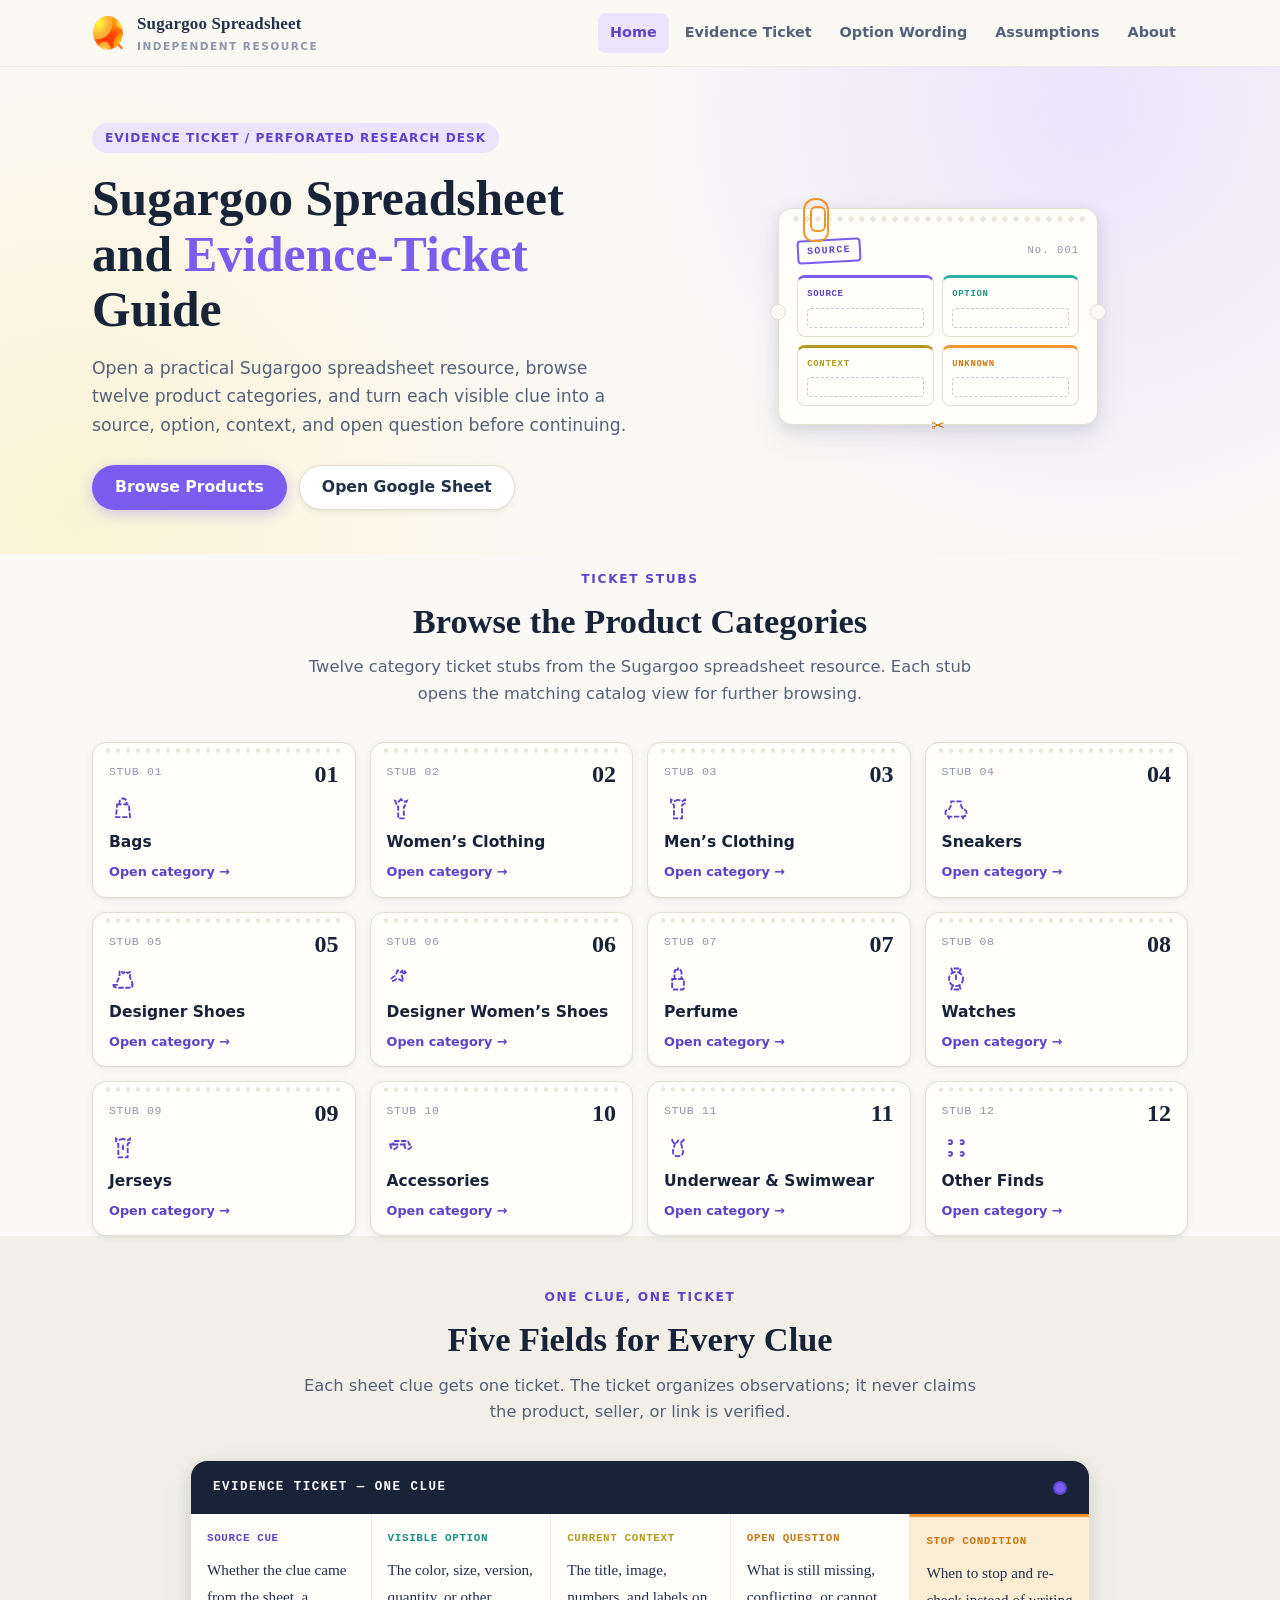
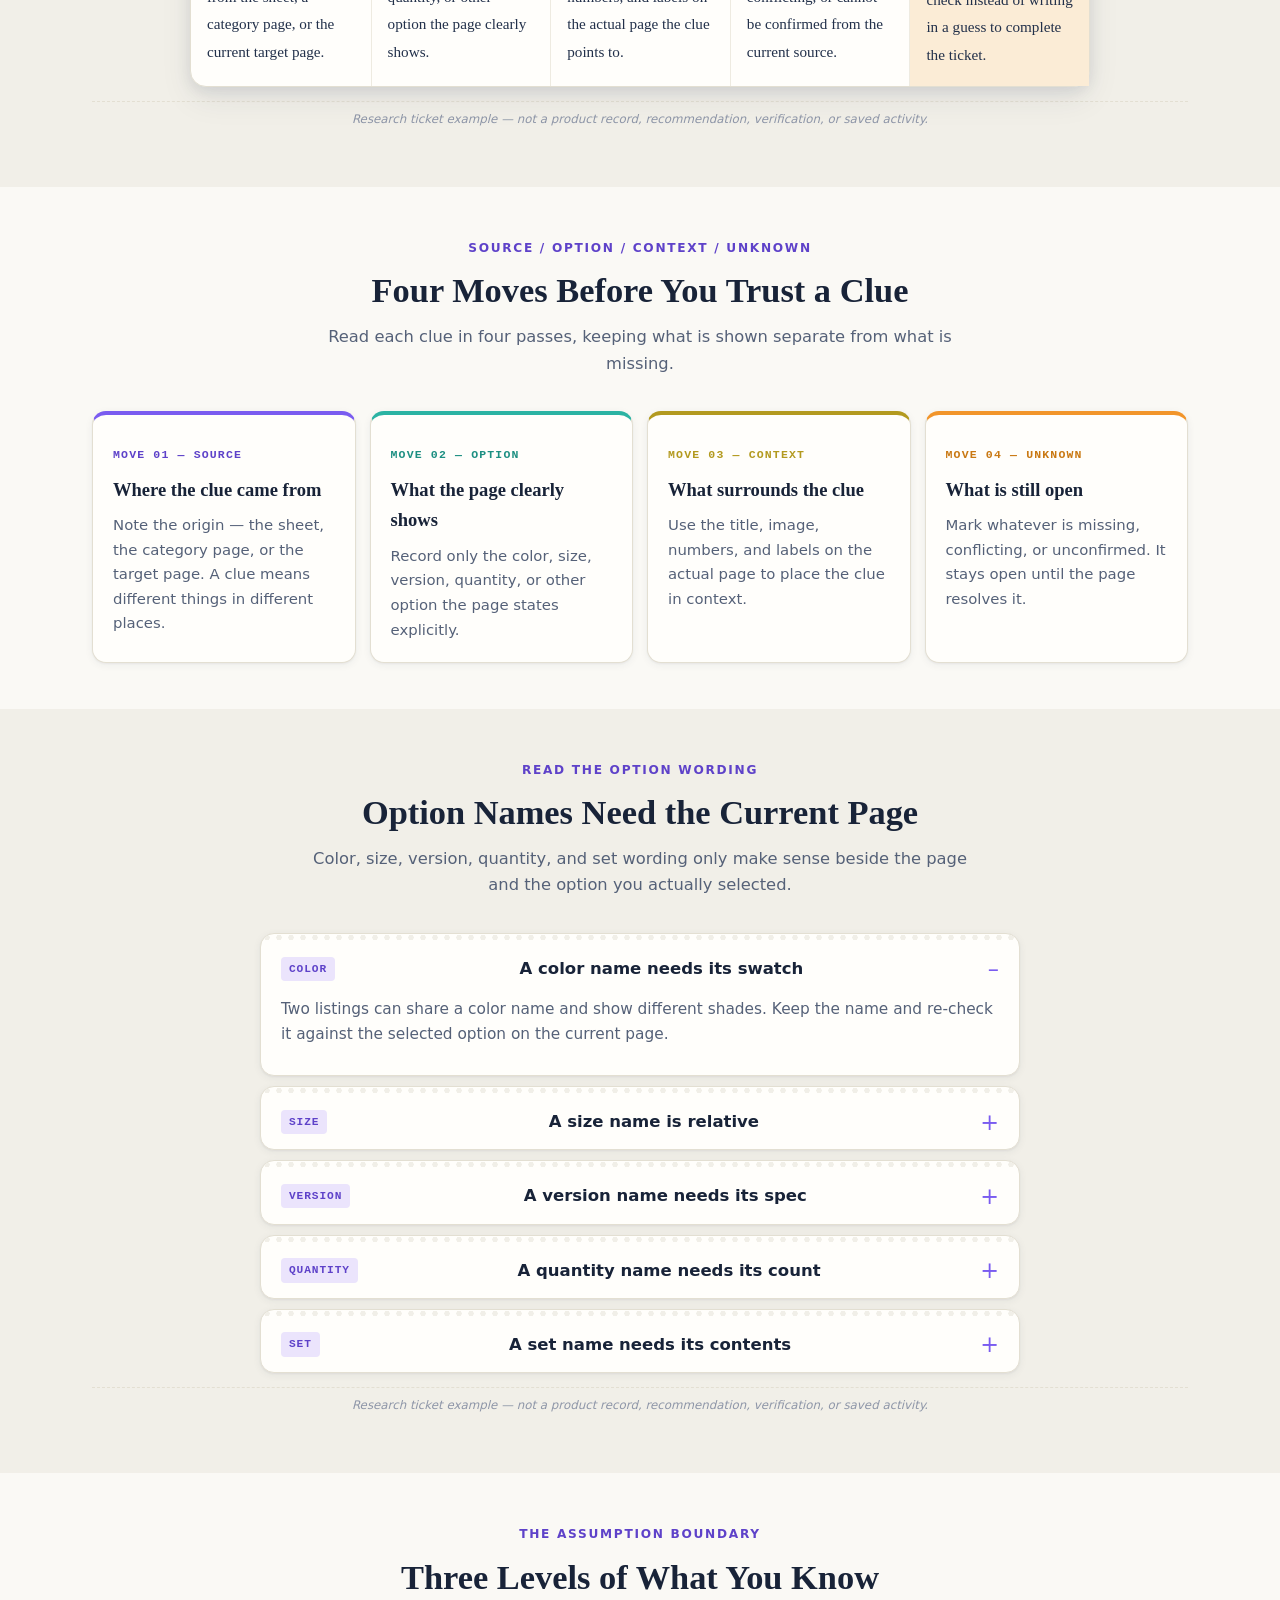
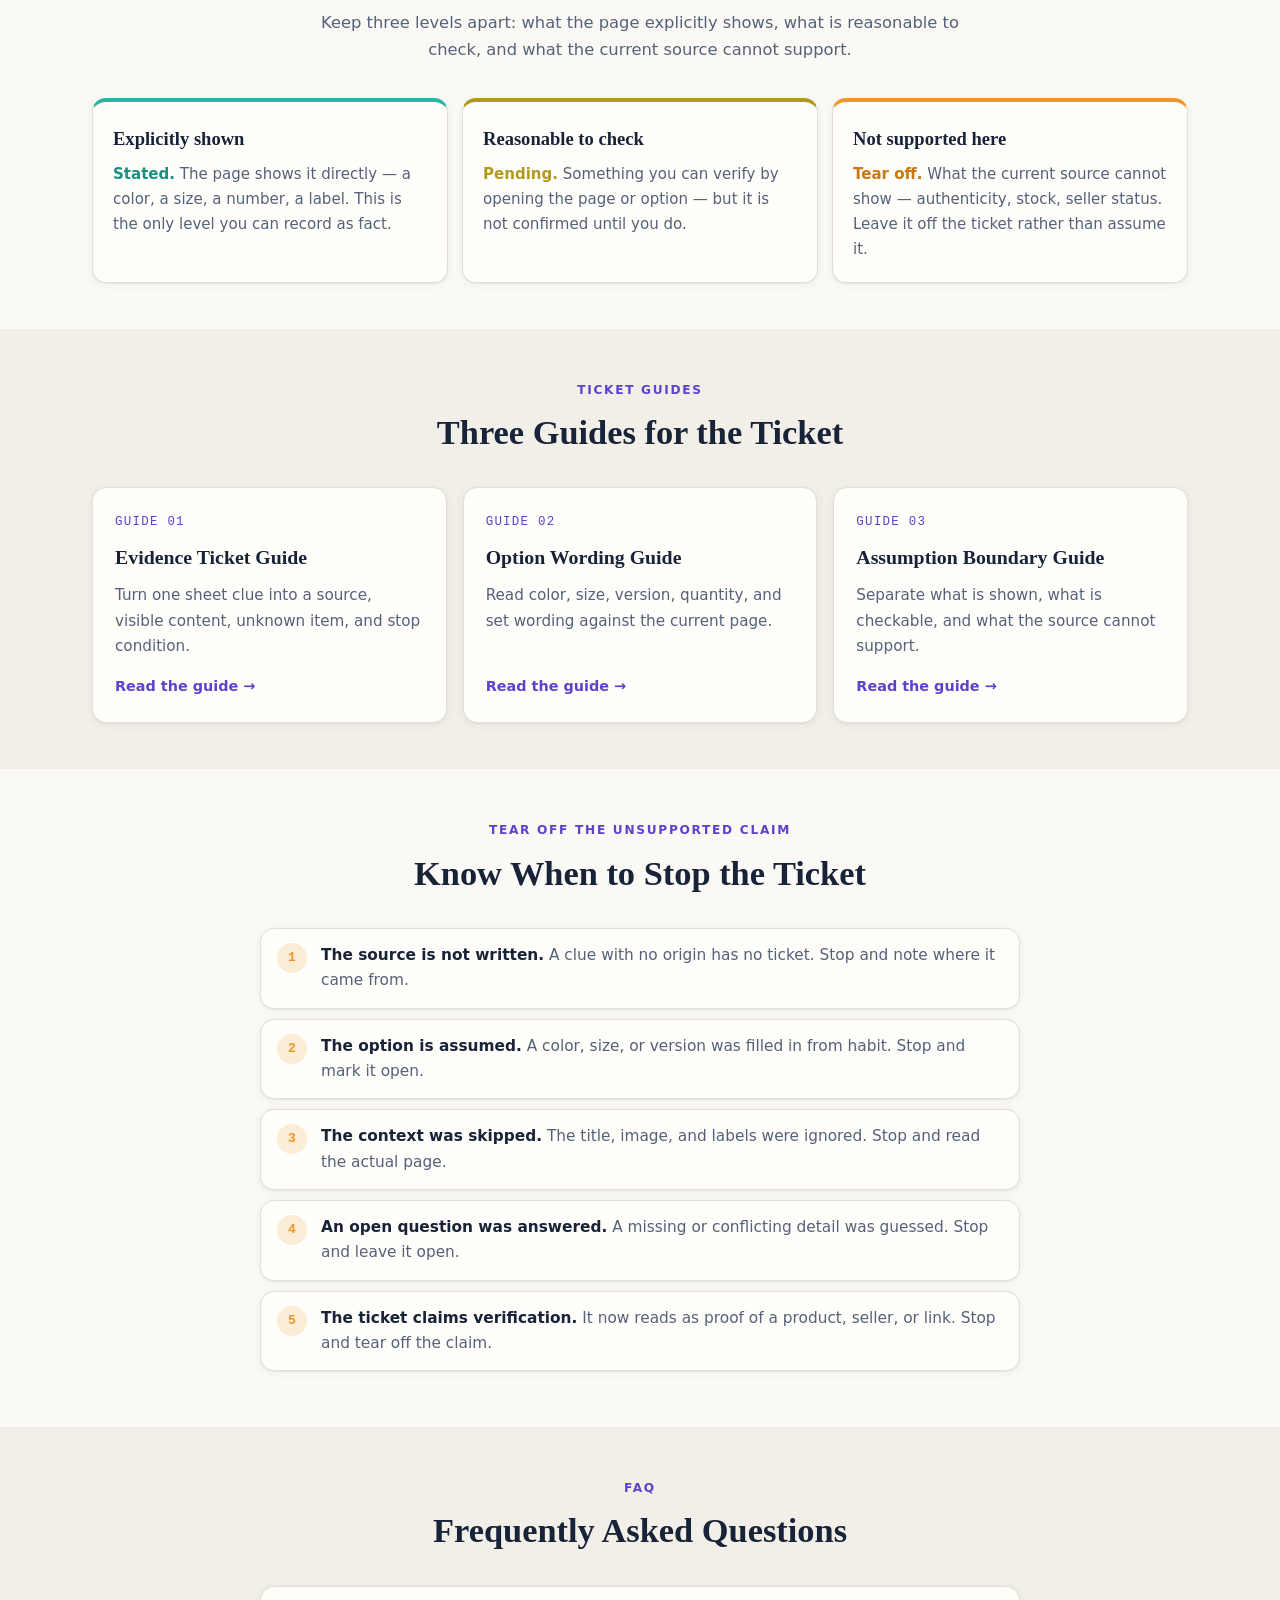
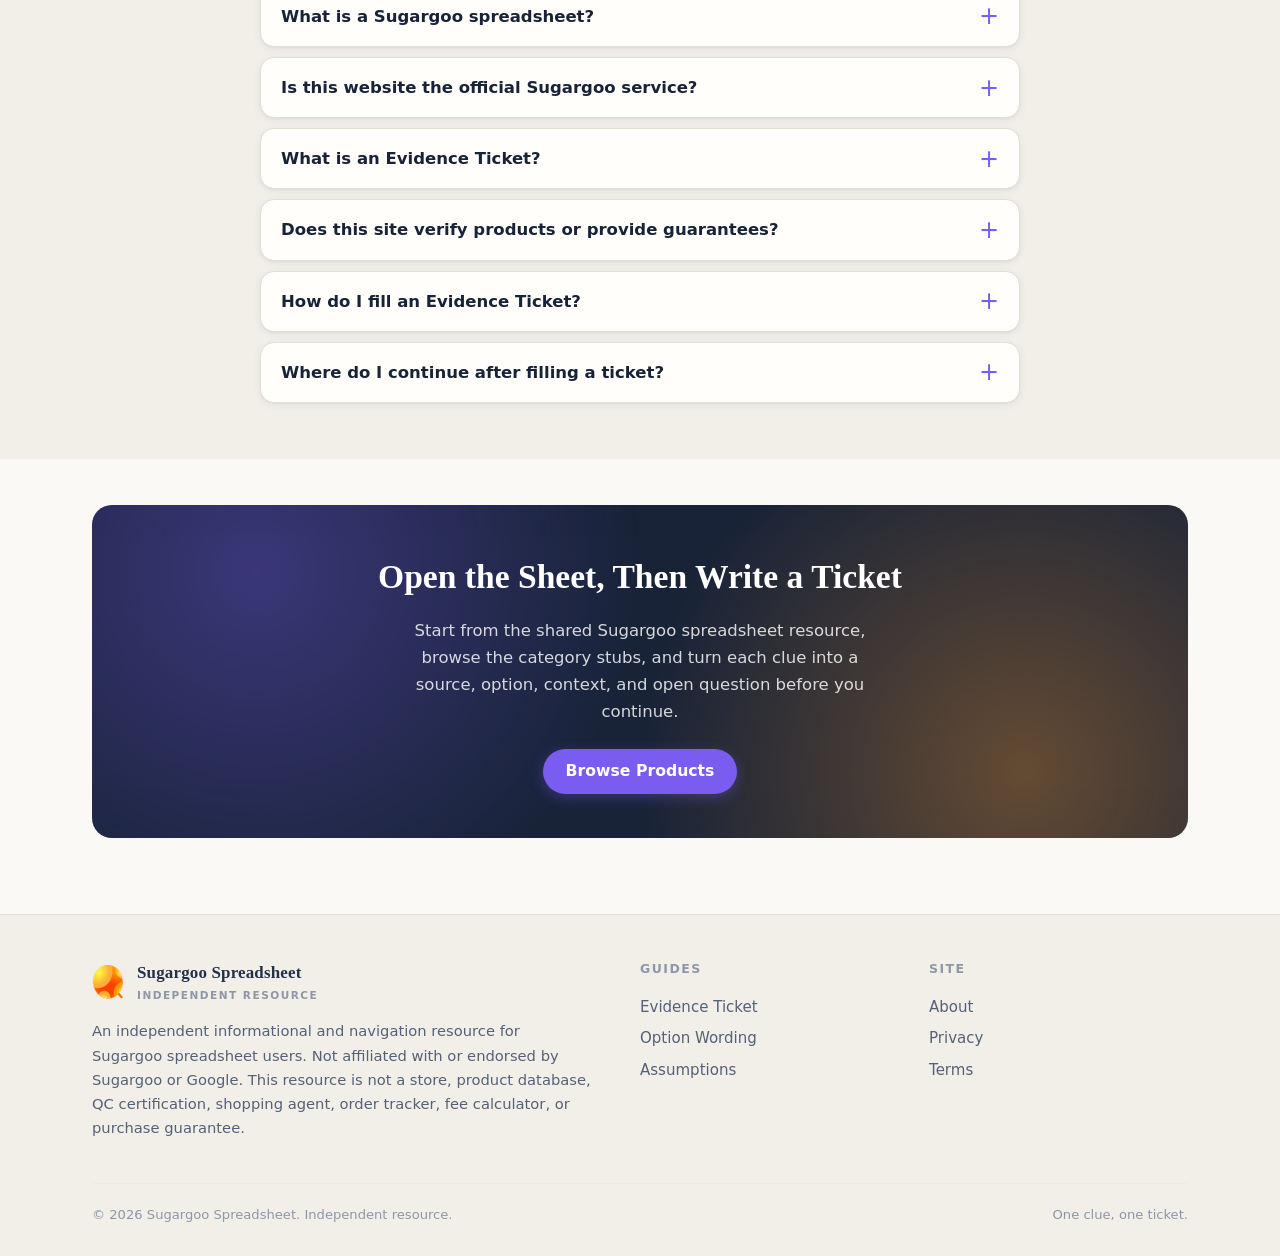
<file: index.html>
<!DOCTYPE html>
<html lang="en">
<head>
  <meta charset="UTF-8">
  <meta name="viewport" content="width=device-width, initial-scale=1.0">
  <script charset="UTF-8" id="LA_COLLECT" src="//sdk.51.la/js-sdk-pro.min.js"></script>
  <script>LA.init({id:"3R7KyZ6nqq0NWQsc",ck:"3R7KyZ6nqq0NWQsc"})</script>
  <meta name="google-site-verification" content="XJH5bWyu3Ub_fdbfXnCgktieLxeAN7sLbtjSL6n2SaM" />
  <title>Sugargoo Spreadsheet &amp; Evidence-Ticket Guide | Independent</title>
  <meta name="description" content="Open a practical Sugargoo spreadsheet resource, browse categories, and turn each clue into a source, option, context, and open question.">
  <link rel="canonical" href="https://repglide.github.io/sugargoo-spreadsheet/">
  <link rel="icon" type="image/png" href="./assets/images/favicon.png">
  <link rel="stylesheet" href="./assets/css/styles.css">

  <!-- Open Graph / Twitter -->
  <meta property="og:type" content="website">
  <meta property="og:url" content="https://repglide.github.io/sugargoo-spreadsheet/">
  <meta property="og:title" content="Sugargoo Spreadsheet &amp; Evidence-Ticket Guide | Independent">
  <meta property="og:description" content="Open a practical Sugargoo spreadsheet resource, browse categories, and turn each clue into a source, option, context, and open question.">
  <meta name="twitter:card" content="summary">
  <meta name="twitter:title" content="Sugargoo Spreadsheet &amp; Evidence-Ticket Guide | Independent">
  <meta name="twitter:description" content="Open a practical Sugargoo spreadsheet resource, browse categories, and turn each clue into a source, option, context, and open question.">

  <!-- JSON-LD Structured Data -->
  <script type="application/ld+json">
  {
    "@context": "https://schema.org",
    "@graph": [
      {
        "@type": "WebSite",
        "@id": "https://repglide.github.io/sugargoo-spreadsheet/#website",
        "url": "https://repglide.github.io/sugargoo-spreadsheet/",
        "name": "Sugargoo Spreadsheet & Evidence-Ticket Guide",
        "description": "Independent directory and informational guide for Sugargoo spreadsheet users, built around an Evidence Ticket method that turns each visible clue into a source, option, context, open question, and stop condition before continuing."
      },
      {
        "@type": "WebPage",
        "@id": "https://repglide.github.io/sugargoo-spreadsheet/#webpage",
        "url": "https://repglide.github.io/sugargoo-spreadsheet/",
        "name": "Sugargoo Spreadsheet and Evidence-Ticket Guide",
        "isPartOf": { "@id": "https://repglide.github.io/sugargoo-spreadsheet/#website" },
        "description": "Open a practical Sugargoo spreadsheet resource, browse categories, and turn each clue into a source, option, context, and open question."
      },
      {
        "@type": "FAQPage",
        "mainEntity": [
          {
            "@type": "Question",
            "name": "What is a Sugargoo spreadsheet?",
            "acceptedAnswer": {
              "@type": "Answer",
              "text": "A Sugargoo spreadsheet is a shared document that compiles listing references, category groupings, and product links formatted for use with agent shopping services. It is a reference to research, not an official, live, or complete product catalog."
            }
          },
          {
            "@type": "Question",
            "name": "Is this website the official Sugargoo service?",
            "acceptedAnswer": {
              "@type": "Answer",
              "text": "No. This website is an independent informational and navigation resource. It is not affiliated with, endorsed by, or operated by Sugargoo or Google."
            }
          },
          {
            "@type": "Question",
            "name": "What is an Evidence Ticket?",
            "acceptedAnswer": {
              "@type": "Answer",
              "text": "An Evidence Ticket is a short research note for one clue. It records the source cue, the visible option, the current context, the open question, and a stop condition, so observations stay organized instead of turning into guesses."
            }
          },
          {
            "@type": "Question",
            "name": "Does this site verify products or provide guarantees?",
            "acceptedAnswer": {
              "@type": "Answer",
              "text": "No. This resource does not verify products, sellers, or links, and provides no purchase guarantee. A ticket only organizes observations; it is not a store, a product database, a QC certification, a shopping agent, an order tracker, or a fee calculator."
            }
          },
          {
            "@type": "Question",
            "name": "How do I fill an Evidence Ticket?",
            "acceptedAnswer": {
              "@type": "Answer",
              "text": "For one clue, record the source cue (where it came from), the visible option (what the page shows), the current context (title, image, numbers, labels), the open question (what is missing or conflicting), and a stop condition (when to stop instead of guessing)."
            }
          },
          {
            "@type": "Question",
            "name": "Where do I continue after filling a ticket?",
            "acceptedAnswer": {
              "@type": "Answer",
              "text": "After you have organized the clue into a ticket and re-checked the destination page, you can continue through an agent shopping service to submit the item. This website is a navigation resource and does not process orders itself."
            }
          }
        ]
      }
    ]
  }
  </script>
</head>
<body>
  <a href="#main-content" class="skip-link">Skip to main content</a>

  <!-- Header -->
  <header class="site-header">
    <div class="container header-inner">
      <a href="./index.html" class="brand" aria-label="Sugargoo Spreadsheet Home">
        <img src="./assets/images/logo.png" alt="Sugargoo logo" width="34" height="34">
        <span class="brand-name">Sugargoo Spreadsheet<small>Independent Resource</small></span>
      </a>
      <button class="mobile-nav-toggle" aria-expanded="false" aria-label="Toggle navigation menu">
        <svg viewBox="0 0 24 24" fill="none" stroke="currentColor" stroke-width="2" width="22" height="22"><line x1="3" y1="6" x2="21" y2="6"></line><line x1="3" y1="12" x2="21" y2="12"></line><line x1="3" y1="18" x2="21" y2="18"></line></svg>
      </button>
      <nav class="main-nav" aria-label="Primary Navigation">
        <ul>
          <li><a href="./index.html" class="active">Home</a></li>
          <li><a href="./evidence-ticket-guide/">Evidence Ticket</a></li>
          <li><a href="./option-wording-guide/">Option Wording</a></li>
          <li><a href="./assumption-boundary-guide/">Assumptions</a></li>
          <li><a href="./about/">About</a></li>
        </ul>
      </nav>
    </div>
  </header>

  <main id="main-content">
    <!-- Hero -->
    <section class="hero-section">
      <div class="container hero-grid">
        <div>
          <span class="hero-badge">Evidence Ticket / Perforated Research Desk</span>
          <h1 class="hero-title">Sugargoo Spreadsheet and <em>Evidence-Ticket</em> Guide</h1>
          <p class="hero-description">Open a practical Sugargoo spreadsheet resource, browse twelve product categories, and turn each visible clue into a source, option, context, and open question before continuing.</p>
          <div class="hero-actions">
            <a href="https://repglide.com/?agent=sugargoo" class="btn btn-primary" target="_blank" rel="nofollow noopener">Browse Products</a>
            <a href="https://docs.google.com/spreadsheets/d/1v0_Hz8hw5cmjsNpGpLPuvMrbXmONtf5V/edit?usp=sharing&amp;ouid=102900013243329745539&amp;rtpof=true&amp;sd=true" class="btn btn-secondary" target="_blank" rel="noopener">Open Google Sheet</a>
          </div>
        </div>
        <div class="hero-visual" aria-hidden="true">
          <div class="ticket">
            <span class="desk-clip"></span>
            <span class="notch nl"></span>
            <span class="notch nr"></span>
            <div class="ticket-head">
              <span class="source-stamp">Source</span>
              <span class="ticket-num">No. 001</span>
            </div>
            <div class="ticket-sections">
              <div class="ticket-sec ts-source">
                <span class="ts-label">Source</span>
                <span class="blank-field"></span>
              </div>
              <div class="ticket-sec ts-option">
                <span class="ts-label">Option</span>
                <span class="blank-field"></span>
              </div>
              <div class="ticket-sec ts-context">
                <span class="ts-label">Context</span>
                <span class="blank-field"></span>
              </div>
              <div class="ticket-sec ts-unknown">
                <span class="ts-label">Unknown</span>
                <span class="blank-field"></span>
              </div>
            </div>
            <span class="tear-marker" aria-hidden="true">✂</span>
          </div>
        </div>
      </div>
    </section>

    <!-- Product Categories (immediately after Hero) -->
    <section class="categories-section" id="categories" aria-labelledby="cat-heading">
      <div class="container">
        <div class="section-header">
          <span class="eyebrow">Ticket Stubs</span>
          <h2 class="section-title" id="cat-heading">Browse the Product Categories</h2>
          <p class="section-lead">Twelve category ticket stubs from the Sugargoo spreadsheet resource. Each stub opens the matching catalog view for further browsing.</p>
        </div>

        <div class="cat-grid">
          <a class="cat-card" href="https://repglide.com/category/bags?agent=sugargoo" target="_blank" rel="nofollow noopener">
            <span class="cat-top"><span class="cat-code">STUB 01</span><span class="cat-spec">01</span></span>
            <span class="cat-icon" aria-hidden="true"><svg viewBox="0 0 24 24" fill="none" stroke="currentColor" stroke-width="1.6" stroke-linecap="square" stroke-linejoin="miter" stroke-dasharray="3 3"><path d="M7 8h10l1 11H6L7 8Z"/><path d="M9 8V6a3 3 0 0 1 6 0v2"/></svg></span>
            <span class="cat-name">Bags</span>
            <span class="cat-arrow">Open category →</span>
          </a>
          <a class="cat-card" href="https://repglide.com/category/womens-clothing?agent=sugargoo" target="_blank" rel="nofollow noopener">
            <span class="cat-top"><span class="cat-code">STUB 02</span><span class="cat-spec">02</span></span>
            <span class="cat-icon" aria-hidden="true"><svg viewBox="0 0 24 24" fill="none" stroke="currentColor" stroke-width="1.6" stroke-linecap="square" stroke-linejoin="miter" stroke-dasharray="3 3"><path d="M12 3.5 9.8 6 7 5l2 5h.6V20h4.8V10H15l2-5-2.8 1L12 3.5Z"/></svg></span>
            <span class="cat-name">Women&rsquo;s Clothing</span>
            <span class="cat-arrow">Open category →</span>
          </a>
          <a class="cat-card" href="https://repglide.com/category/mens-clothing?agent=sugargoo" target="_blank" rel="nofollow noopener">
            <span class="cat-top"><span class="cat-code">STUB 03</span><span class="cat-spec">03</span></span>
            <span class="cat-icon" aria-hidden="true"><svg viewBox="0 0 24 24" fill="none" stroke="currentColor" stroke-width="1.6" stroke-linecap="square" stroke-linejoin="miter" stroke-dasharray="3 3"><path d="M12 4 8.5 5.5 6 4v3l2.5 1.5V20h7V8.5L18 7V4l-2.5 1.5L12 4Z"/></svg></span>
            <span class="cat-name">Men&rsquo;s Clothing</span>
            <span class="cat-arrow">Open category →</span>
          </a>
          <a class="cat-card" href="https://repglide.com/category/sneakers?agent=sugargoo" target="_blank" rel="nofollow noopener">
            <span class="cat-top"><span class="cat-code">STUB 04</span><span class="cat-spec">04</span></span>
            <span class="cat-icon" aria-hidden="true"><svg viewBox="0 0 24 24" fill="none" stroke="currentColor" stroke-width="1.6" stroke-linecap="square" stroke-linejoin="miter" stroke-dasharray="3 3"><path d="M3 16v-1.5c0-1 1-2 2-2h1l1.5-3L8 5.5h8l.5 4L18 12.5h1c1 0 2 1 2 2V16c0 1.5-1.5 2.5-3 2.5H6c-1.5 0-3-1-3-2.5Z"/><path d="M6 18.5V20M18 18.5V20"/></svg></span>
            <span class="cat-name">Sneakers</span>
            <span class="cat-arrow">Open category →</span>
          </a>
          <a class="cat-card" href="https://repglide.com/category/designer-shoes?agent=sugargoo" target="_blank" rel="nofollow noopener">
            <span class="cat-top"><span class="cat-code">STUB 05</span><span class="cat-spec">05</span></span>
            <span class="cat-icon" aria-hidden="true"><svg viewBox="0 0 24 24" fill="none" stroke="currentColor" stroke-width="1.6" stroke-linecap="square" stroke-linejoin="miter" stroke-dasharray="3 3"><path d="M4 17c0 1.5 1.5 2.5 3 2.5h10c1.5 0 3-1 3-2.5v-1.5l-2-5V6l-2 1-1-1-1 1-1-1-1 1-1-1-2-1v4.5l-2 5V17Z"/><path d="M4 17v1.5M20 17v1.5"/></svg></span>
            <span class="cat-name">Designer Shoes</span>
            <span class="cat-arrow">Open category →</span>
          </a>
          <a class="cat-card" href="https://repglide.com/category/designer-womens-shoes?agent=sugargoo" target="_blank" rel="nofollow noopener">
            <span class="cat-top"><span class="cat-code">STUB 06</span><span class="cat-spec">06</span></span>
            <span class="cat-icon" aria-hidden="true"><svg viewBox="0 0 24 24" fill="none" stroke="currentColor" stroke-width="1.6" stroke-linecap="square" stroke-linejoin="miter" stroke-dasharray="3 3"><path d="M9 4.5 7.5 9 5 10.5c-1 .5-1.5 1.5-1 2.5s2 1 2.5 0L9 11.5 14 14l-1.5-5.5L16 6.5 15 5l-1.5 1.5L13 5l-1.5 1.5L10 5 9 4.5Z"/></svg></span>
            <span class="cat-name">Designer Women&rsquo;s Shoes</span>
            <span class="cat-arrow">Open category →</span>
          </a>
          <a class="cat-card" href="https://repglide.com/category/perfume?agent=sugargoo" target="_blank" rel="nofollow noopener">
            <span class="cat-top"><span class="cat-code">STUB 07</span><span class="cat-spec">07</span></span>
            <span class="cat-icon" aria-hidden="true"><svg viewBox="0 0 24 24" fill="none" stroke="currentColor" stroke-width="1.6" stroke-linecap="square" stroke-linejoin="miter" stroke-dasharray="3 3"><path d="M9 12V6a2 2 0 0 1 2-2h2a2 2 0 0 1 2 2v6"/><path d="M7 12h10v8a1 1 0 0 1-1 1H8a1 1 0 0 1-1-1v-8Z"/><path d="M12 4V3"/></svg></span>
            <span class="cat-name">Perfume</span>
            <span class="cat-arrow">Open category →</span>
          </a>
          <a class="cat-card" href="https://repglide.com/category/watches?agent=sugargoo" target="_blank" rel="nofollow noopener">
            <span class="cat-top"><span class="cat-code">STUB 08</span><span class="cat-spec">08</span></span>
            <span class="cat-icon" aria-hidden="true"><svg viewBox="0 0 24 24" fill="none" stroke="currentColor" stroke-width="1.6" stroke-linecap="square" stroke-linejoin="miter" stroke-dasharray="3 3"><circle cx="12" cy="12" r="6"/><path d="M12 9v3l2 2"/><path d="M9 6 8 3h8l-1 3"/><path d="M9 18l-1 3h8l-1-3"/></svg></span>
            <span class="cat-name">Watches</span>
            <span class="cat-arrow">Open category →</span>
          </a>
          <a class="cat-card" href="https://repglide.com/category/jerseys?agent=sugargoo" target="_blank" rel="nofollow noopener">
            <span class="cat-top"><span class="cat-code">STUB 09</span><span class="cat-spec">09</span></span>
            <span class="cat-icon" aria-hidden="true"><svg viewBox="0 0 24 24" fill="none" stroke="currentColor" stroke-width="1.6" stroke-linecap="square" stroke-linejoin="miter" stroke-dasharray="3 3"><path d="M12 4 8 5.5 6 4v3l2 1.5V20h8V8.5L18 7V4l-2 1.5L12 4Z"/><path d="M12 10v3"/></svg></span>
            <span class="cat-name">Jerseys</span>
            <span class="cat-arrow">Open category →</span>
          </a>
          <a class="cat-card" href="https://repglide.com/category/accessories?agent=sugargoo" target="_blank" rel="nofollow noopener">
            <span class="cat-top"><span class="cat-code">STUB 10</span><span class="cat-spec">10</span></span>
            <span class="cat-icon" aria-hidden="true"><svg viewBox="0 0 24 24" fill="none" stroke="currentColor" stroke-width="1.6" stroke-linecap="square" stroke-linejoin="miter" stroke-dasharray="3 3"><path d="M3 9h2l1-3h12l1 3h2"/><path d="M3 9v1a3 3 0 0 0 6 0V9"/><path d="M15 9v1a3 3 0 0 0 6 0V9"/><path d="M6 9h12"/></svg></span>
            <span class="cat-name">Accessories</span>
            <span class="cat-arrow">Open category →</span>
          </a>
          <a class="cat-card" href="https://repglide.com/category/underwear-swimwear?agent=sugargoo" target="_blank" rel="nofollow noopener">
            <span class="cat-top"><span class="cat-code">STUB 11</span><span class="cat-spec">11</span></span>
            <span class="cat-icon" aria-hidden="true"><svg viewBox="0 0 24 24" fill="none" stroke="currentColor" stroke-width="1.6" stroke-linecap="square" stroke-linejoin="miter" stroke-dasharray="3 3"><path d="M7 5c0 2 1.5 3 2.5 3S12 7 12 5c0 1 1.5 2 2.5 2S17 5 17 5"/><path d="M9.5 8 8 13c-1 3 0 6 4 6s5-3 4-6l-1.5-5"/></svg></span>
            <span class="cat-name">Underwear &amp; Swimwear</span>
            <span class="cat-arrow">Open category →</span>
          </a>
          <a class="cat-card" href="https://repglide.com/category/other?agent=sugargoo" target="_blank" rel="nofollow noopener">
            <span class="cat-top"><span class="cat-code">STUB 12</span><span class="cat-spec">12</span></span>
            <span class="cat-icon" aria-hidden="true"><svg viewBox="0 0 24 24" fill="none" stroke="currentColor" stroke-width="1.6" stroke-linecap="square" stroke-linejoin="miter" stroke-dasharray="3 3"><circle cx="7" cy="7" r="1.6"/><circle cx="17" cy="7" r="1.6"/><circle cx="7" cy="17" r="1.6"/><circle cx="17" cy="17" r="1.6"/></svg></span>
            <span class="cat-name">Other Finds</span>
            <span class="cat-arrow">Open category →</span>
          </a>
        </div>
      </div>
    </section>

    <!-- One Clue, One Ticket -->
    <section class="section section-alt" id="one-ticket" aria-labelledby="ot-heading">
      <div class="container">
        <div class="section-header">
          <span class="eyebrow">One Clue, One Ticket</span>
          <h2 class="section-title" id="ot-heading">Five Fields for Every Clue</h2>
          <p class="section-lead">Each sheet clue gets one ticket. The ticket organizes observations; it never claims the product, seller, or link is verified.</p>
        </div>

        <div class="ticket-card">
          <div class="tc-head">
            <span class="tc-title">Evidence Ticket — One Clue</span>
            <span class="tc-pin"></span>
          </div>
          <div class="tc-sections">
            <div class="tc-sec tc-source">
              <span class="tc-label">Source cue</span>
              <span class="tc-def">Whether the clue came from the sheet, a category page, or the current target page.</span>
            </div>
            <div class="tc-sec tc-option">
              <span class="tc-label">Visible option</span>
              <span class="tc-def">The color, size, version, quantity, or other option the page clearly shows.</span>
            </div>
            <div class="tc-sec tc-context">
              <span class="tc-label">Current context</span>
              <span class="tc-def">The title, image, numbers, and labels on the actual page the clue points to.</span>
            </div>
            <div class="tc-sec tc-open">
              <span class="tc-label">Open question</span>
              <span class="tc-def">What is still missing, conflicting, or cannot be confirmed from the current source.</span>
            </div>
            <div class="tc-sec tc-stop">
              <span class="tc-label">Stop condition</span>
              <span class="tc-def">When to stop and re-check instead of writing in a guess to complete the ticket.</span>
            </div>
          </div>
        </div>
        <p class="example-flag" style="display:block;text-align:center;">Research ticket example — not a product record, recommendation, verification, or saved activity.</p>
      </div>
    </section>

    <!-- Source / Option / Context / Unknown -->
    <section class="section" id="source-option" aria-labelledby="so-heading">
      <div class="container">
        <div class="section-header">
          <span class="eyebrow">Source / Option / Context / Unknown</span>
          <h2 class="section-title" id="so-heading">Four Moves Before You Trust a Clue</h2>
          <p class="section-lead">Read each clue in four passes, keeping what is shown separate from what is missing.</p>
        </div>

        <div class="evidence-grid">
          <div class="ev-step ev-source">
            <span class="ev-num">Move 01 — Source</span>
            <h3>Where the clue came from</h3>
            <p>Note the origin — the sheet, the category page, or the target page. A clue means different things in different places.</p>
          </div>
          <div class="ev-step ev-option">
            <span class="ev-num">Move 02 — Option</span>
            <h3>What the page clearly shows</h3>
            <p>Record only the color, size, version, quantity, or other option the page states explicitly.</p>
          </div>
          <div class="ev-step ev-context">
            <span class="ev-num">Move 03 — Context</span>
            <h3>What surrounds the clue</h3>
            <p>Use the title, image, numbers, and labels on the actual page to place the clue in context.</p>
          </div>
          <div class="ev-step ev-unknown">
            <span class="ev-num">Move 04 — Unknown</span>
            <h3>What is still open</h3>
            <p>Mark whatever is missing, conflicting, or unconfirmed. It stays open until the page resolves it.</p>
          </div>
        </div>
      </div>
    </section>

    <!-- Read the Option Wording -->
    <section class="section section-alt" id="option-wording" aria-labelledby="ow-heading">
      <div class="container">
        <div class="section-header">
          <span class="eyebrow">Read the Option Wording</span>
          <h2 class="section-title" id="ow-heading">Option Names Need the Current Page</h2>
          <p class="section-lead">Color, size, version, quantity, and set wording only make sense beside the page and the option you actually selected.</p>
        </div>

        <div class="wording-strips">
          <details class="wording-strip" open>
            <summary><span class="ws-tag">Color</span> A color name needs its swatch</summary>
            <div class="ws-body"><p>Two listings can share a color name and show different shades. Keep the name and re-check it against the selected option on the current page.</p></div>
          </details>
          <details class="wording-strip">
            <summary><span class="ws-tag">Size</span> A size name is relative</summary>
            <div class="ws-body"><p>The same size label can mean different measurements across products. Re-check the actual dimensions or fit rather than trusting the name alone.</p></div>
          </details>
          <details class="wording-strip">
            <summary><span class="ws-tag">Version</span> A version name needs its spec</summary>
            <div class="ws-body"><p>A version label depends on the generation, material, or spec it refers to. Mark it open until the page ties the name to a selection.</p></div>
          </details>
          <details class="wording-strip">
            <summary><span class="ws-tag">Quantity</span> A quantity name needs its count</summary>
            <div class="ws-body"><p>Single, set, and multi-piece are distinct options that can share a loose label. Re-check what the selected quantity includes.</p></div>
          </details>
          <details class="wording-strip">
            <summary><span class="ws-tag">Set</span> A set name needs its contents</summary>
            <div class="ws-body"><p>A set label only means something beside its listed contents. Re-check what is explicitly included before relying on the name.</p></div>
          </details>
        </div>
        <p class="example-flag" style="display:block;text-align:center;">Research ticket example — not a product record, recommendation, verification, or saved activity.</p>
      </div>
    </section>

    <!-- The Assumption Boundary -->
    <section class="section" id="assumption-boundary" aria-labelledby="ab-heading">
      <div class="container">
        <div class="section-header">
          <span class="eyebrow">The Assumption Boundary</span>
          <h2 class="section-title" id="ab-heading">Three Levels of What You Know</h2>
          <p class="section-lead">Keep three levels apart: what the page explicitly shows, what is reasonable to check, and what the current source cannot support.</p>
        </div>

        <div class="boundary-grid">
          <div class="boundary-col bc-explicit">
            <h3>Explicitly shown</h3>
            <p><span class="bc-kw">Stated.</span> The page shows it directly — a color, a size, a number, a label. This is the only level you can record as fact.</p>
          </div>
          <div class="boundary-col bc-check">
            <h3>Reasonable to check</h3>
            <p><span class="bc-kw">Pending.</span> Something you can verify by opening the page or option — but it is not confirmed until you do.</p>
          </div>
          <div class="boundary-col bc-unsupported">
            <h3>Not supported here</h3>
            <p><span class="bc-kw">Tear off.</span> What the current source cannot show — authenticity, stock, seller status. Leave it off the ticket rather than assume it.</p>
          </div>
        </div>
      </div>
    </section>

    <!-- Guide entries -->
    <section class="section section-alt" id="guides" aria-labelledby="guides-heading">
      <div class="container">
        <div class="section-header">
          <span class="eyebrow">Ticket Guides</span>
          <h2 class="section-title" id="guides-heading">Three Guides for the Ticket</h2>
        </div>
        <div class="guide-grid">
          <a class="guide-card" href="./evidence-ticket-guide/">
            <span class="guide-num">GUIDE 01</span>
            <h3>Evidence Ticket Guide</h3>
            <p>Turn one sheet clue into a source, visible content, unknown item, and stop condition.</p>
            <span class="guide-cta">Read the guide →</span>
          </a>
          <a class="guide-card" href="./option-wording-guide/">
            <span class="guide-num">GUIDE 02</span>
            <h3>Option Wording Guide</h3>
            <p>Read color, size, version, quantity, and set wording against the current page.</p>
            <span class="guide-cta">Read the guide →</span>
          </a>
          <a class="guide-card" href="./assumption-boundary-guide/">
            <span class="guide-num">GUIDE 03</span>
            <h3>Assumption Boundary Guide</h3>
            <p>Separate what is shown, what is checkable, and what the source cannot support.</p>
            <span class="guide-cta">Read the guide →</span>
          </a>
        </div>
      </div>
    </section>

    <!-- Tear Off the Unsupported Claim -->
    <section class="section" id="tear-off" aria-labelledby="to-heading">
      <div class="container">
        <div class="section-header">
          <span class="eyebrow">Tear Off the Unsupported Claim</span>
          <h2 class="section-title" id="to-heading">Know When to Stop the Ticket</h2>
        </div>
        <ul class="stop-list">
          <li><span class="s-num">1</span><p><strong>The source is not written.</strong> A clue with no origin has no ticket. Stop and note where it came from.</p></li>
          <li><span class="s-num">2</span><p><strong>The option is assumed.</strong> A color, size, or version was filled in from habit. Stop and mark it open.</p></li>
          <li><span class="s-num">3</span><p><strong>The context was skipped.</strong> The title, image, and labels were ignored. Stop and read the actual page.</p></li>
          <li><span class="s-num">4</span><p><strong>An open question was answered.</strong> A missing or conflicting detail was guessed. Stop and leave it open.</p></li>
          <li><span class="s-num">5</span><p><strong>The ticket claims verification.</strong> It now reads as proof of a product, seller, or link. Stop and tear off the claim.</p></li>
        </ul>
      </div>
    </section>

    <!-- FAQ -->
    <section class="section section-alt" id="faq" aria-labelledby="faq-heading">
      <div class="container">
        <div class="section-header">
          <span class="eyebrow">FAQ</span>
          <h2 class="section-title" id="faq-heading">Frequently Asked Questions</h2>
        </div>
        <div class="faq-list">
          <details class="faq-item">
            <summary>What is a Sugargoo spreadsheet?</summary>
            <div class="faq-body"><p>A Sugargoo spreadsheet is a shared document that compiles listing references, category groupings, and product links formatted for use with agent shopping services. It is a reference to research, not an official, live, or complete product catalog.</p></div>
          </details>
          <details class="faq-item">
            <summary>Is this website the official Sugargoo service?</summary>
            <div class="faq-body"><p>No. This website is an independent informational and navigation resource. It is not affiliated with, endorsed by, or operated by Sugargoo or Google.</p></div>
          </details>
          <details class="faq-item">
            <summary>What is an Evidence Ticket?</summary>
            <div class="faq-body"><p>An Evidence Ticket is a short research note for one clue. It records the source cue, the visible option, the current context, the open question, and a stop condition, so observations stay organized instead of turning into guesses.</p></div>
          </details>
          <details class="faq-item">
            <summary>Does this site verify products or provide guarantees?</summary>
            <div class="faq-body"><p>No. This resource does not verify products, sellers, or links, and provides no purchase guarantee. A ticket only organizes observations; it is not a store, a product database, a QC certification, a shopping agent, an order tracker, or a fee calculator.</p></div>
          </details>
          <details class="faq-item">
            <summary>How do I fill an Evidence Ticket?</summary>
            <div class="faq-body"><p>For one clue, record the source cue (where it came from), the visible option (what the page shows), the current context (title, image, numbers, labels), the open question (what is missing or conflicting), and a stop condition (when to stop instead of guessing).</p></div>
          </details>
          <details class="faq-item">
            <summary>Where do I continue after filling a ticket?</summary>
            <div class="faq-body"><p>After you have organized the clue into a ticket and re-checked the destination page, you can continue through an agent shopping service to submit the item. This website is a navigation resource and does not process orders itself.</p></div>
          </details>
        </div>
      </div>
    </section>

    <!-- Final CTA -->
    <section class="section" aria-labelledby="cta-heading">
      <div class="container">
        <div class="final-cta">
          <h2 id="cta-heading">Open the Sheet, Then Write a Ticket</h2>
          <p>Start from the shared Sugargoo spreadsheet resource, browse the category stubs, and turn each clue into a source, option, context, and open question before you continue.</p>
          <a href="https://repglide.com/?agent=sugargoo" class="btn btn-primary" target="_blank" rel="nofollow noopener">Browse Products</a>
        </div>
      </div>
    </section>
  </main>

  <!-- Footer -->
  <footer class="site-footer">
    <div class="container">
      <div class="footer-grid">
        <div class="footer-brand">
          <a href="./index.html" class="brand" aria-label="Sugargoo Spreadsheet Home">
            <img src="./assets/images/logo.png" alt="Sugargoo logo" width="30" height="30">
            <span class="brand-name">Sugargoo Spreadsheet<small>Independent Resource</small></span>
          </a>
          <p>An independent informational and navigation resource for Sugargoo spreadsheet users. Not affiliated with or endorsed by Sugargoo or Google. This resource is not a store, product database, QC certification, shopping agent, order tracker, fee calculator, or purchase guarantee.</p>
        </div>
        <div class="footer-col">
          <h4>Guides</h4>
          <ul>
            <li><a href="./evidence-ticket-guide/">Evidence Ticket</a></li>
            <li><a href="./option-wording-guide/">Option Wording</a></li>
            <li><a href="./assumption-boundary-guide/">Assumptions</a></li>
          </ul>
        </div>
        <div class="footer-col">
          <h4>Site</h4>
          <ul>
            <li><a href="./about/">About</a></li>
            <li><a href="./privacy/">Privacy</a></li>
            <li><a href="./terms/">Terms</a></li>
          </ul>
        </div>
      </div>
      <div class="footer-bottom">
        <span>&copy; <span id="year">2026</span> Sugargoo Spreadsheet. Independent resource.</span>
        <span>One clue, one ticket.</span>
      </div>
    </div>
  </footer>

  <script src="./assets/js/main.js"></script>
</body>
</html>
</file>
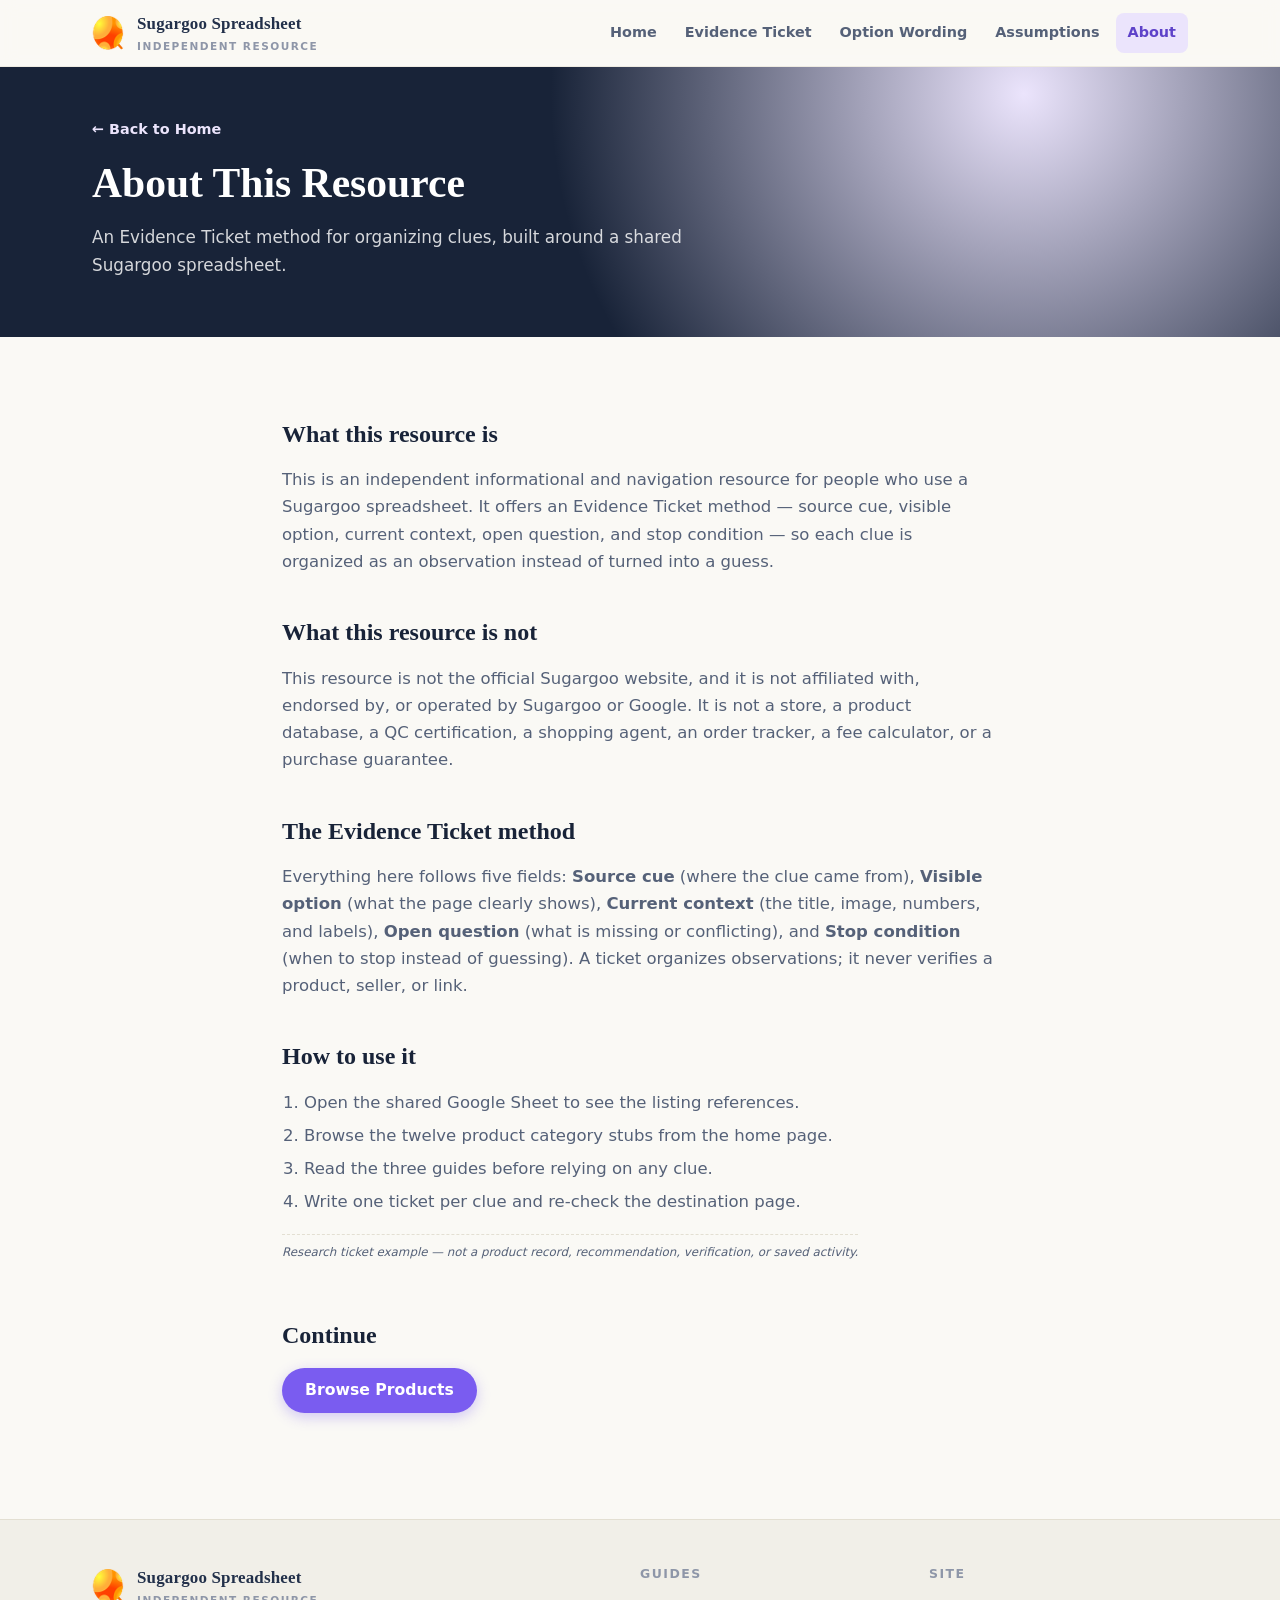
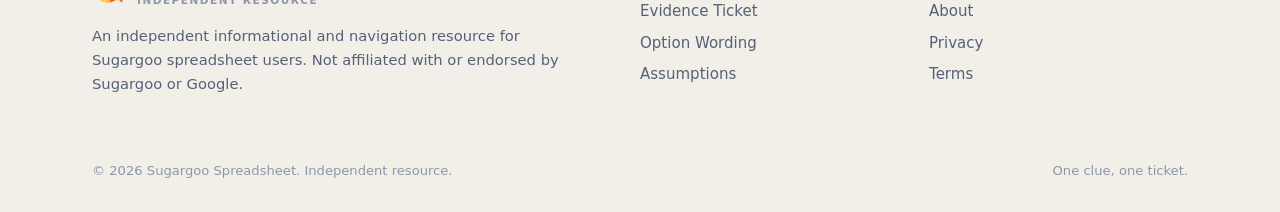
<file: about/index.html>
<!DOCTYPE html>
<html lang="en">
<head>
  <meta charset="UTF-8">
  <meta name="viewport" content="width=device-width, initial-scale=1.0">
  <title>About | Sugargoo Spreadsheet</title>
  <meta name="description" content="About this independent Sugargoo spreadsheet resource: an Evidence Ticket method for organizing clues, not an official Sugargoo service.">
  <link rel="canonical" href="https://repglide.github.io/sugargoo-spreadsheet/about/">
  <link rel="icon" type="image/png" href="../assets/images/favicon.png">
  <link rel="stylesheet" href="../assets/css/styles.css">
  <meta name="robots" content="index, follow">
</head>
<body>
  <a href="#main-content" class="skip-link">Skip to main content</a>

  <header class="site-header">
    <div class="container header-inner">
      <a href="../index.html" class="brand" aria-label="Sugargoo Spreadsheet Home">
        <img src="../assets/images/logo.png" alt="Sugargoo logo" width="34" height="34">
        <span class="brand-name">Sugargoo Spreadsheet<small>Independent Resource</small></span>
      </a>
      <button class="mobile-nav-toggle" aria-expanded="false" aria-label="Toggle navigation menu">
        <svg viewBox="0 0 24 24" fill="none" stroke="currentColor" stroke-width="2" width="22" height="22"><line x1="3" y1="6" x2="21" y2="6"></line><line x1="3" y1="12" x2="21" y2="12"></line><line x1="3" y1="18" x2="21" y2="18"></line></svg>
      </button>
      <nav class="main-nav" aria-label="Primary Navigation">
        <ul>
          <li><a href="../index.html">Home</a></li>
          <li><a href="../evidence-ticket-guide/">Evidence Ticket</a></li>
          <li><a href="../option-wording-guide/">Option Wording</a></li>
          <li><a href="../assumption-boundary-guide/">Assumptions</a></li>
          <li><a href="../about/" class="active">About</a></li>
        </ul>
      </nav>
    </div>
  </header>

  <main id="main-content">
    <section class="page-hero">
      <div class="container">
        <a class="back-link" href="../index.html">← Back to Home</a>
        <h1>About This Resource</h1>
        <p>An Evidence Ticket method for organizing clues, built around a shared Sugargoo spreadsheet.</p>
      </div>
    </section>

    <div class="article-body">
      <h2>What this resource is</h2>
      <p>This is an independent informational and navigation resource for people who use a Sugargoo spreadsheet. It offers an Evidence Ticket method — source cue, visible option, current context, open question, and stop condition — so each clue is organized as an observation instead of turned into a guess.</p>

      <h2>What this resource is not</h2>
      <p>This resource is not the official Sugargoo website, and it is not affiliated with, endorsed by, or operated by Sugargoo or Google. It is not a store, a product database, a QC certification, a shopping agent, an order tracker, a fee calculator, or a purchase guarantee.</p>

      <h2>The Evidence Ticket method</h2>
      <p>Everything here follows five fields: <strong>Source cue</strong> (where the clue came from), <strong>Visible option</strong> (what the page clearly shows), <strong>Current context</strong> (the title, image, numbers, and labels), <strong>Open question</strong> (what is missing or conflicting), and <strong>Stop condition</strong> (when to stop instead of guessing). A ticket organizes observations; it never verifies a product, seller, or link.</p>

      <h2>How to use it</h2>
      <ol>
        <li>Open the shared Google Sheet to see the listing references.</li>
        <li>Browse the twelve product category stubs from the home page.</li>
        <li>Read the three guides before relying on any clue.</li>
        <li>Write one ticket per clue and re-check the destination page.</li>
      </ol>

      <p class="example-flag">Research ticket example — not a product record, recommendation, verification, or saved activity.</p>

      <h2>Continue</h2>
      <p><a href="https://repglide.com/?agent=sugargoo" class="btn btn-primary" target="_blank" rel="nofollow noopener">Browse Products</a></p>
    </div>
  </main>

  <footer class="site-footer">
    <div class="container">
      <div class="footer-grid">
        <div class="footer-brand">
          <a href="../index.html" class="brand" aria-label="Sugargoo Spreadsheet Home">
            <img src="../assets/images/logo.png" alt="Sugargoo logo" width="30" height="30">
            <span class="brand-name">Sugargoo Spreadsheet<small>Independent Resource</small></span>
          </a>
          <p>An independent informational and navigation resource for Sugargoo spreadsheet users. Not affiliated with or endorsed by Sugargoo or Google.</p>
        </div>
        <div class="footer-col">
          <h4>Guides</h4>
          <ul>
            <li><a href="../evidence-ticket-guide/">Evidence Ticket</a></li>
            <li><a href="../option-wording-guide/">Option Wording</a></li>
            <li><a href="../assumption-boundary-guide/">Assumptions</a></li>
          </ul>
        </div>
        <div class="footer-col">
          <h4>Site</h4>
          <ul>
            <li><a href="../about/">About</a></li>
            <li><a href="../privacy/">Privacy</a></li>
            <li><a href="../terms/">Terms</a></li>
          </ul>
        </div>
      </div>
      <div class="footer-bottom">
        <span>&copy; <span id="year">2026</span> Sugargoo Spreadsheet. Independent resource.</span>
        <span>One clue, one ticket.</span>
      </div>
    </div>
  </footer>

  <script src="../assets/js/main.js"></script>
</body>
</html>
</file>
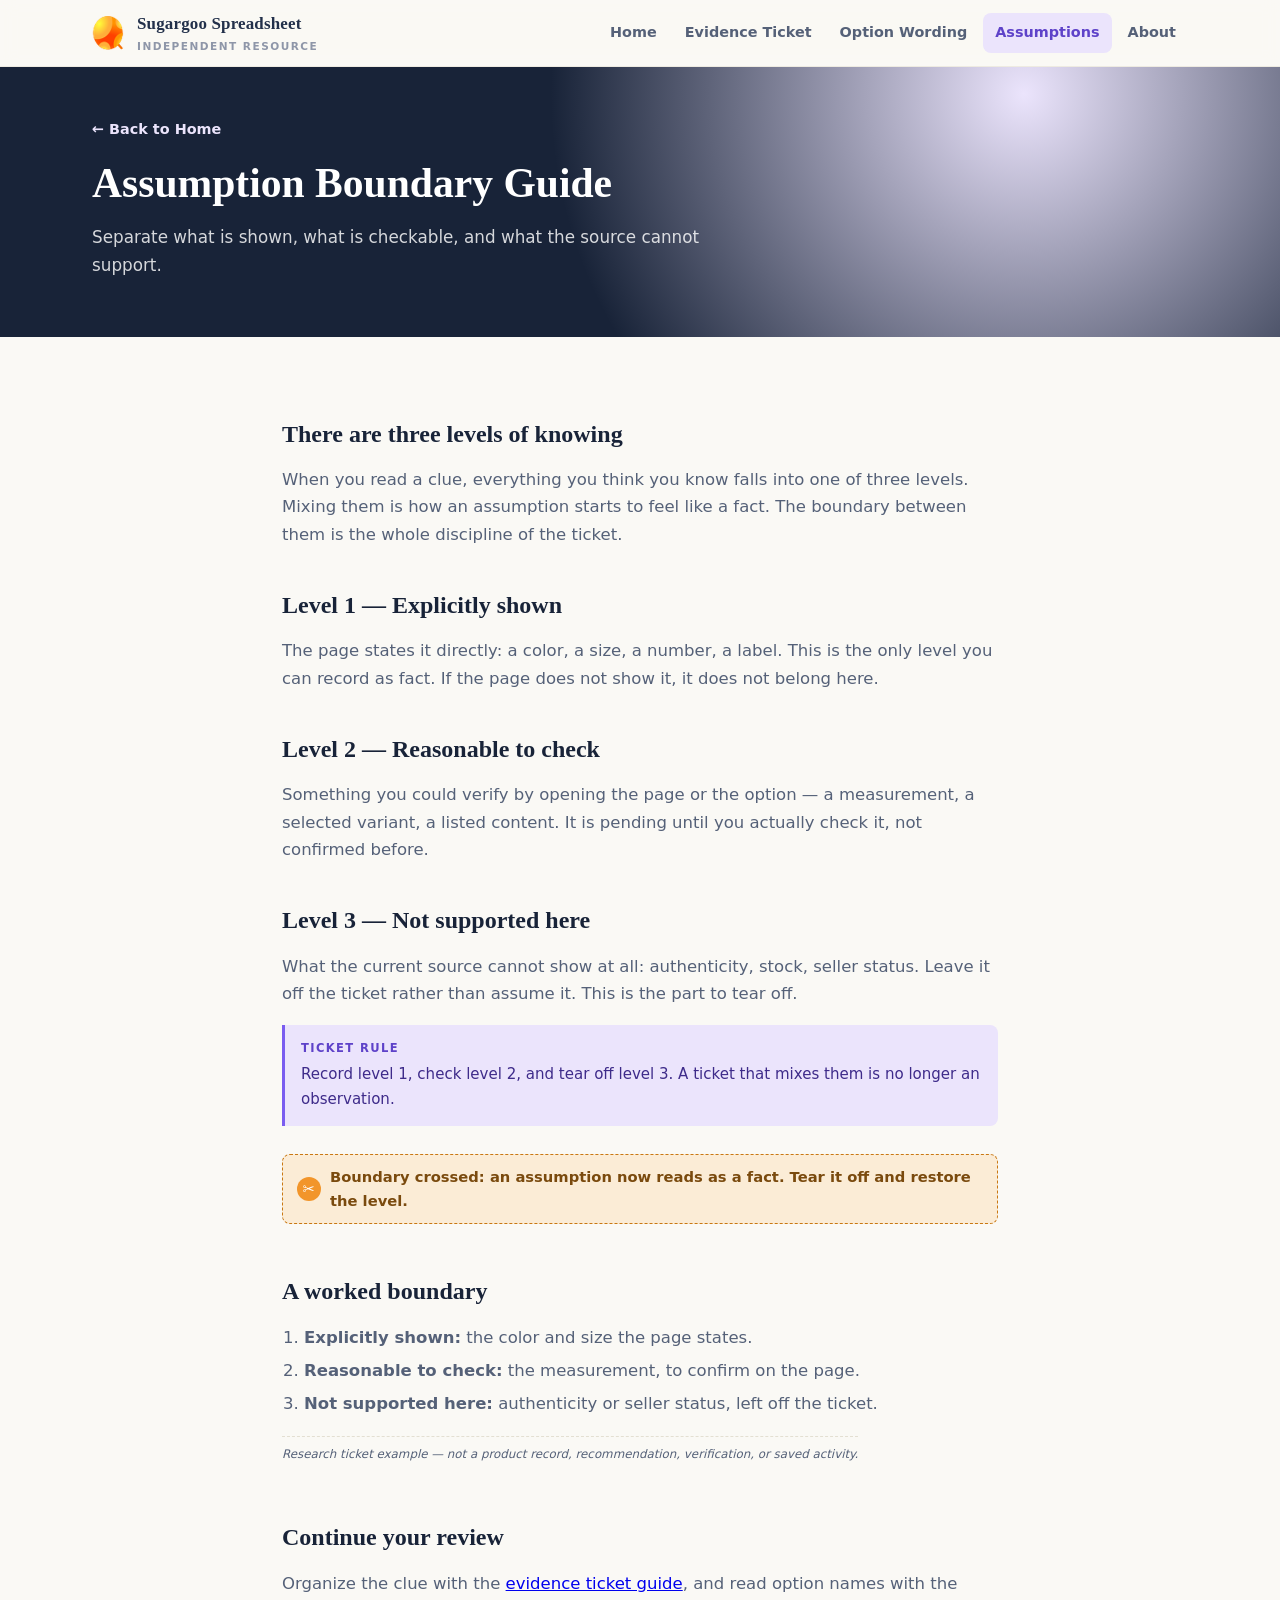
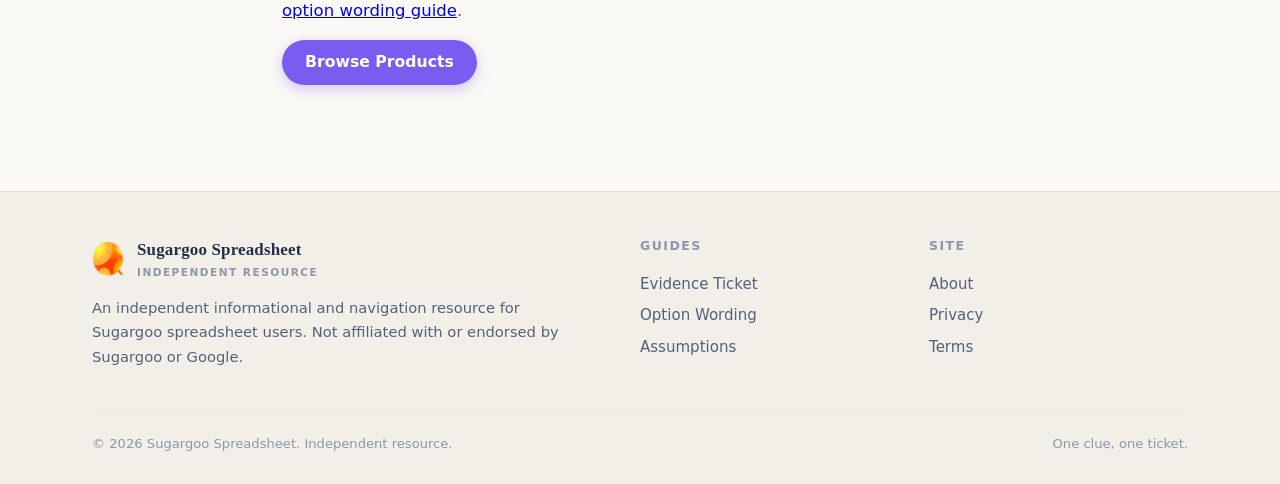
<file: assumption-boundary-guide/index.html>
<!DOCTYPE html>
<html lang="en">
<head>
  <meta charset="UTF-8">
  <meta name="viewport" content="width=device-width, initial-scale=1.0">
  <title>Assumption Boundary Guide | Sugargoo Spreadsheet</title>
  <meta name="description" content="Separate what a Sugargoo page explicitly shows, what is reasonable to check, and what the current source cannot support.">
  <link rel="canonical" href="https://repglide.github.io/sugargoo-spreadsheet/assumption-boundary-guide/">
  <link rel="icon" type="image/png" href="../assets/images/favicon.png">
  <link rel="stylesheet" href="../assets/css/styles.css">

  <meta property="og:type" content="article">
  <meta property="og:url" content="https://repglide.github.io/sugargoo-spreadsheet/assumption-boundary-guide/">
  <meta property="og:title" content="Assumption Boundary Guide | Sugargoo Spreadsheet">
  <meta property="og:description" content="Separate what a Sugargoo page explicitly shows, what is reasonable to check, and what the current source cannot support.">
  <meta name="twitter:card" content="summary">

  <script type="application/ld+json">
  {
    "@context": "https://schema.org",
    "@graph": [
      { "@type": "WebSite", "@id": "https://repglide.github.io/sugargoo-spreadsheet/#website", "url": "https://repglide.github.io/sugargoo-spreadsheet/", "name": "Sugargoo Spreadsheet & Evidence-Ticket Guide" },
      { "@type": "BreadcrumbList", "itemListElement": [
        { "@type": "ListItem", "position": 1, "name": "Home", "item": "https://repglide.github.io/sugargoo-spreadsheet/" },
        { "@type": "ListItem", "position": 2, "name": "Assumption Boundary Guide", "item": "https://repglide.github.io/sugargoo-spreadsheet/assumption-boundary-guide/" }
      ]},
      { "@type": "Article", "@id": "https://repglide.github.io/sugargoo-spreadsheet/assumption-boundary-guide/#article", "headline": "Assumption Boundary Guide", "description": "Separate what a Sugargoo page explicitly shows, what is reasonable to check, and what the current source cannot support.", "isPartOf": { "@id": "https://repglide.github.io/sugargoo-spreadsheet/#website" } }
    ]
  }
  </script>
</head>
<body>
  <a href="#main-content" class="skip-link">Skip to main content</a>

  <header class="site-header">
    <div class="container header-inner">
      <a href="../index.html" class="brand" aria-label="Sugargoo Spreadsheet Home">
        <img src="../assets/images/logo.png" alt="Sugargoo logo" width="34" height="34">
        <span class="brand-name">Sugargoo Spreadsheet<small>Independent Resource</small></span>
      </a>
      <button class="mobile-nav-toggle" aria-expanded="false" aria-label="Toggle navigation menu">
        <svg viewBox="0 0 24 24" fill="none" stroke="currentColor" stroke-width="2" width="22" height="22"><line x1="3" y1="6" x2="21" y2="6"></line><line x1="3" y1="12" x2="21" y2="12"></line><line x1="3" y1="18" x2="21" y2="18"></line></svg>
      </button>
      <nav class="main-nav" aria-label="Primary Navigation">
        <ul>
          <li><a href="../index.html">Home</a></li>
          <li><a href="../evidence-ticket-guide/">Evidence Ticket</a></li>
          <li><a href="../option-wording-guide/">Option Wording</a></li>
          <li><a href="../assumption-boundary-guide/" class="active">Assumptions</a></li>
          <li><a href="../about/">About</a></li>
        </ul>
      </nav>
    </div>
  </header>

  <main id="main-content">
    <section class="page-hero">
      <div class="container">
        <a class="back-link" href="../index.html">← Back to Home</a>
        <h1>Assumption Boundary Guide</h1>
        <p>Separate what is shown, what is checkable, and what the source cannot support.</p>
      </div>
    </section>

    <div class="article-body">
      <h2>There are three levels of knowing</h2>
      <p>When you read a clue, everything you think you know falls into one of three levels. Mixing them is how an assumption starts to feel like a fact. The boundary between them is the whole discipline of the ticket.</p>

      <h2>Level 1 — Explicitly shown</h2>
      <p>The page states it directly: a color, a size, a number, a label. This is the only level you can record as fact. If the page does not show it, it does not belong here.</p>

      <h2>Level 2 — Reasonable to check</h2>
      <p>Something you could verify by opening the page or the option — a measurement, a selected variant, a listed content. It is pending until you actually check it, not confirmed before.</p>

      <h2>Level 3 — Not supported here</h2>
      <p>What the current source cannot show at all: authenticity, stock, seller status. Leave it off the ticket rather than assume it. This is the part to tear off.</p>

      <div class="ticket-rule"><strong>Ticket rule</strong>Record level 1, check level 2, and tear off level 3. A ticket that mixes them is no longer an observation.</div>

      <div class="tear-note"><span class="qmark">✂</span>Boundary crossed: an assumption now reads as a fact. Tear it off and restore the level.</div>

      <h2>A worked boundary</h2>
      <ol>
        <li><strong>Explicitly shown:</strong> the color and size the page states.</li>
        <li><strong>Reasonable to check:</strong> the measurement, to confirm on the page.</li>
        <li><strong>Not supported here:</strong> authenticity or seller status, left off the ticket.</li>
      </ol>
      <p class="example-flag">Research ticket example — not a product record, recommendation, verification, or saved activity.</p>

      <h2>Continue your review</h2>
      <p>Organize the clue with the <a href="../evidence-ticket-guide/">evidence ticket guide</a>, and read option names with the <a href="../option-wording-guide/">option wording guide</a>.</p>
      <p><a href="https://repglide.com/?agent=sugargoo" class="btn btn-primary" target="_blank" rel="nofollow noopener">Browse Products</a></p>
    </div>
  </main>

  <footer class="site-footer">
    <div class="container">
      <div class="footer-grid">
        <div class="footer-brand">
          <a href="../index.html" class="brand" aria-label="Sugargoo Spreadsheet Home">
            <img src="../assets/images/logo.png" alt="Sugargoo logo" width="30" height="30">
            <span class="brand-name">Sugargoo Spreadsheet<small>Independent Resource</small></span>
          </a>
          <p>An independent informational and navigation resource for Sugargoo spreadsheet users. Not affiliated with or endorsed by Sugargoo or Google.</p>
        </div>
        <div class="footer-col">
          <h4>Guides</h4>
          <ul>
            <li><a href="../evidence-ticket-guide/">Evidence Ticket</a></li>
            <li><a href="../option-wording-guide/">Option Wording</a></li>
            <li><a href="../assumption-boundary-guide/">Assumptions</a></li>
          </ul>
        </div>
        <div class="footer-col">
          <h4>Site</h4>
          <ul>
            <li><a href="../about/">About</a></li>
            <li><a href="../privacy/">Privacy</a></li>
            <li><a href="../terms/">Terms</a></li>
          </ul>
        </div>
      </div>
      <div class="footer-bottom">
        <span>&copy; <span id="year">2026</span> Sugargoo Spreadsheet. Independent resource.</span>
        <span>One clue, one ticket.</span>
      </div>
    </div>
  </footer>

  <script src="../assets/js/main.js"></script>
</body>
</html>
</file>
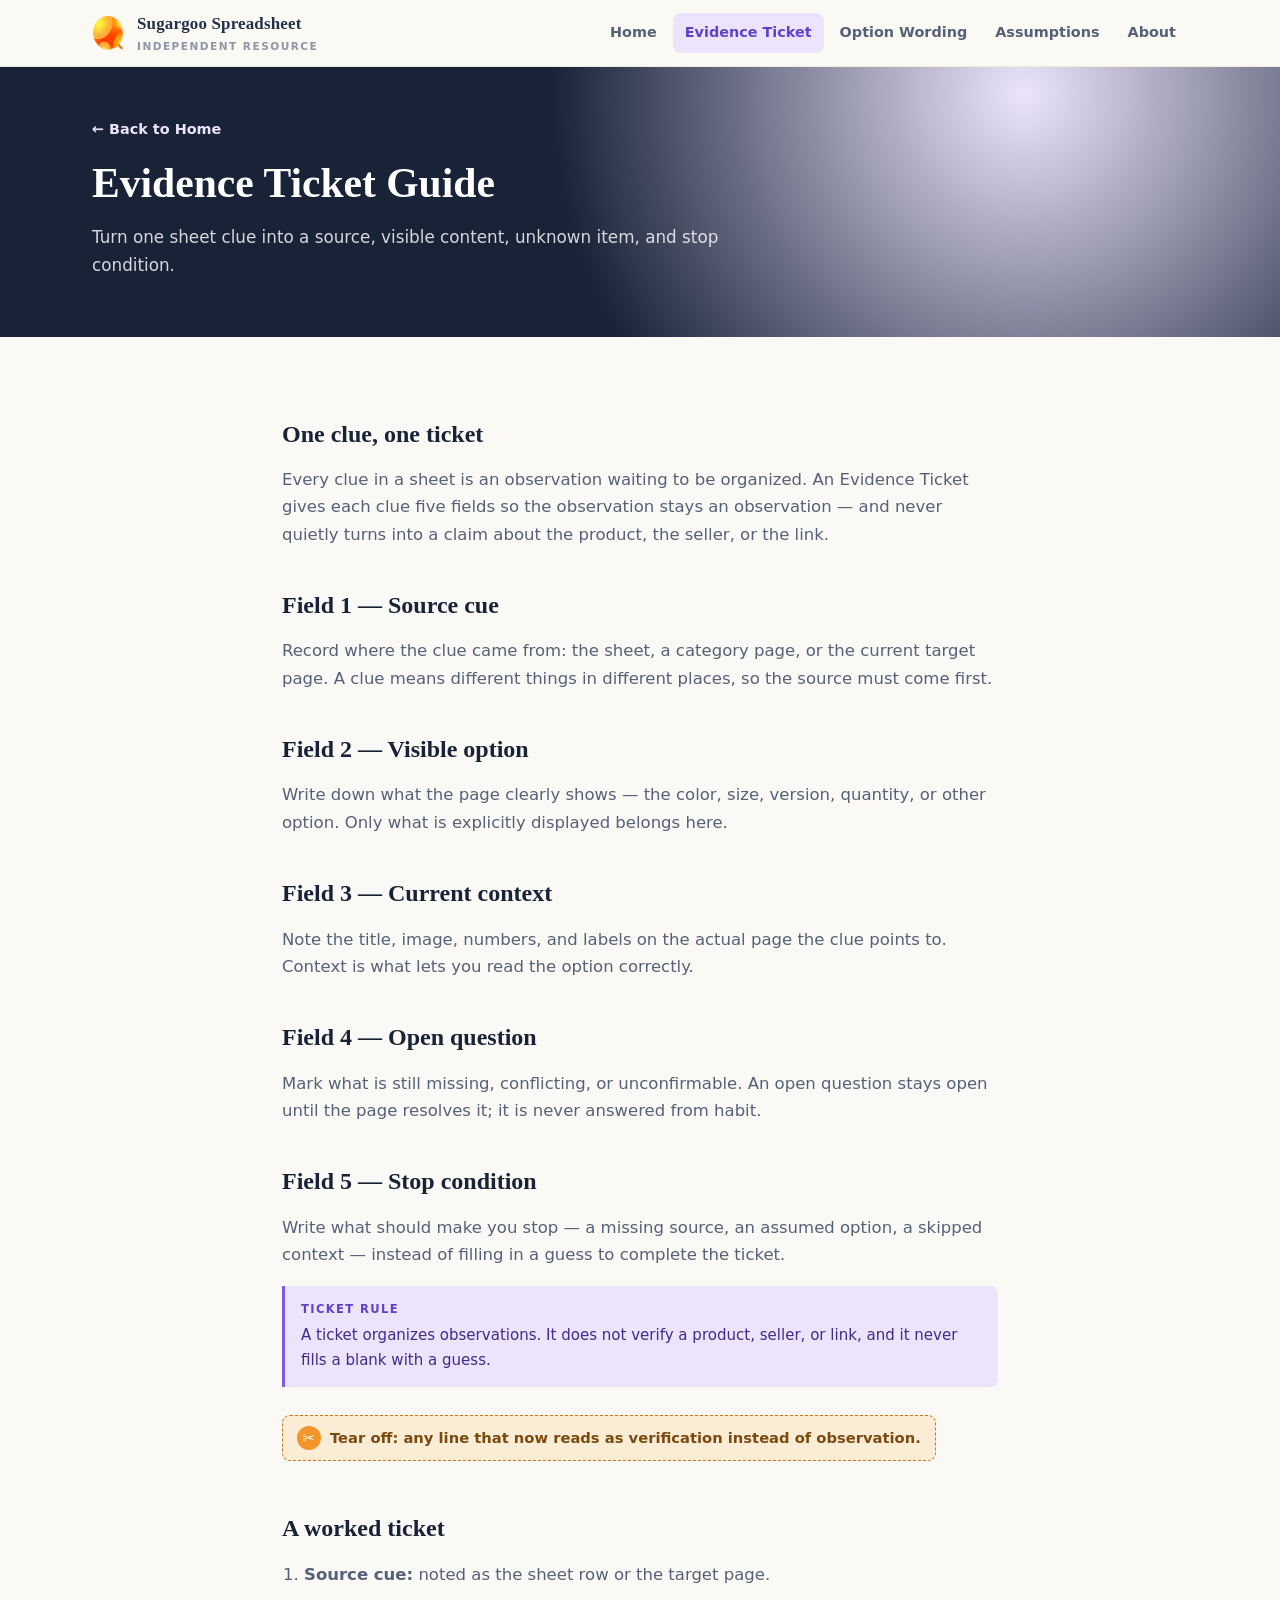
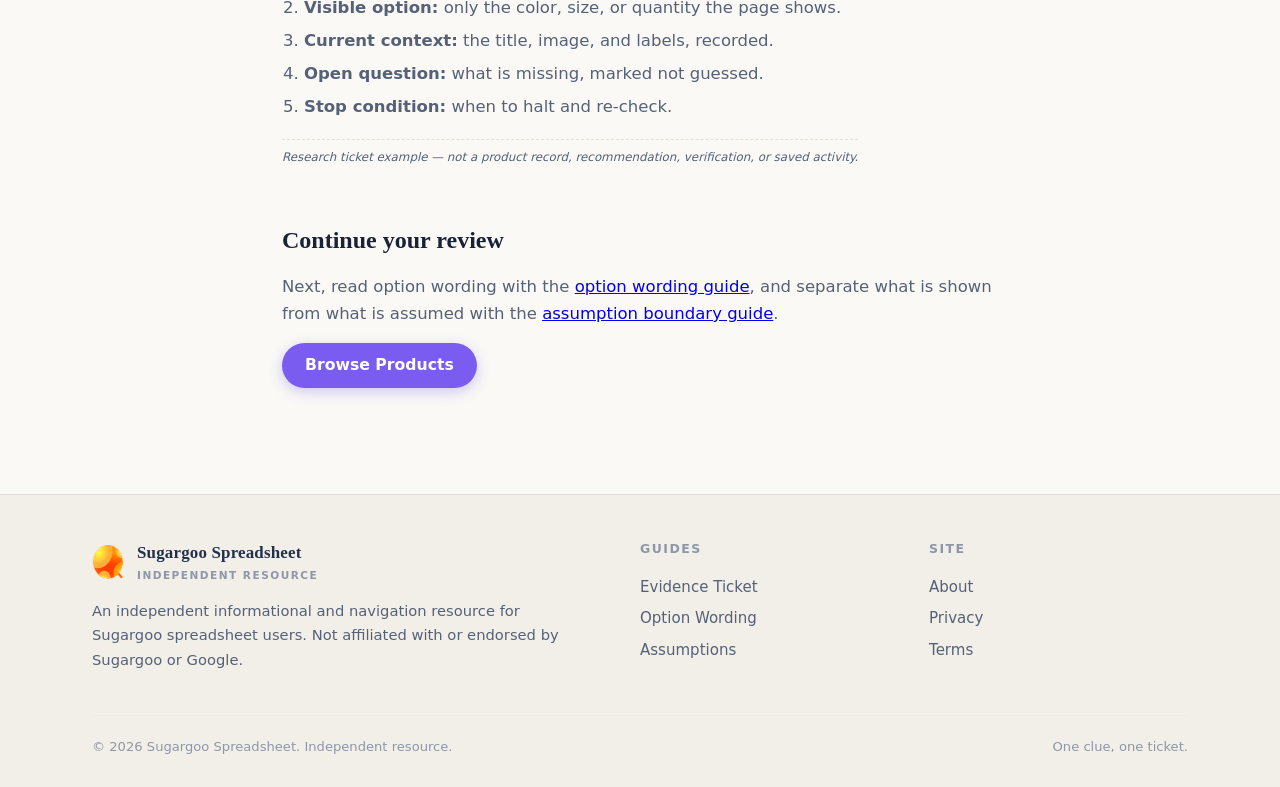
<file: evidence-ticket-guide/index.html>
<!DOCTYPE html>
<html lang="en">
<head>
  <meta charset="UTF-8">
  <meta name="viewport" content="width=device-width, initial-scale=1.0">
  <title>Evidence Ticket Guide | Sugargoo Spreadsheet</title>
  <meta name="description" content="Turn one Sugargoo spreadsheet clue into a source, visible content, unknown item, and stop condition before continuing.">
  <link rel="canonical" href="https://repglide.github.io/sugargoo-spreadsheet/evidence-ticket-guide/">
  <link rel="icon" type="image/png" href="../assets/images/favicon.png">
  <link rel="stylesheet" href="../assets/css/styles.css">

  <meta property="og:type" content="article">
  <meta property="og:url" content="https://repglide.github.io/sugargoo-spreadsheet/evidence-ticket-guide/">
  <meta property="og:title" content="Evidence Ticket Guide | Sugargoo Spreadsheet">
  <meta property="og:description" content="Turn one Sugargoo spreadsheet clue into a source, visible content, unknown item, and stop condition before continuing.">
  <meta name="twitter:card" content="summary">

  <script type="application/ld+json">
  {
    "@context": "https://schema.org",
    "@graph": [
      { "@type": "WebSite", "@id": "https://repglide.github.io/sugargoo-spreadsheet/#website", "url": "https://repglide.github.io/sugargoo-spreadsheet/", "name": "Sugargoo Spreadsheet & Evidence-Ticket Guide" },
      { "@type": "BreadcrumbList", "itemListElement": [
        { "@type": "ListItem", "position": 1, "name": "Home", "item": "https://repglide.github.io/sugargoo-spreadsheet/" },
        { "@type": "ListItem", "position": 2, "name": "Evidence Ticket Guide", "item": "https://repglide.github.io/sugargoo-spreadsheet/evidence-ticket-guide/" }
      ]},
      { "@type": "Article", "@id": "https://repglide.github.io/sugargoo-spreadsheet/evidence-ticket-guide/#article", "headline": "Evidence Ticket Guide", "description": "Turn one Sugargoo spreadsheet clue into a source, visible content, unknown item, and stop condition before continuing.", "isPartOf": { "@id": "https://repglide.github.io/sugargoo-spreadsheet/#website" } }
    ]
  }
  </script>
</head>
<body>
  <a href="#main-content" class="skip-link">Skip to main content</a>

  <header class="site-header">
    <div class="container header-inner">
      <a href="../index.html" class="brand" aria-label="Sugargoo Spreadsheet Home">
        <img src="../assets/images/logo.png" alt="Sugargoo logo" width="34" height="34">
        <span class="brand-name">Sugargoo Spreadsheet<small>Independent Resource</small></span>
      </a>
      <button class="mobile-nav-toggle" aria-expanded="false" aria-label="Toggle navigation menu">
        <svg viewBox="0 0 24 24" fill="none" stroke="currentColor" stroke-width="2" width="22" height="22"><line x1="3" y1="6" x2="21" y2="6"></line><line x1="3" y1="12" x2="21" y2="12"></line><line x1="3" y1="18" x2="21" y2="18"></line></svg>
      </button>
      <nav class="main-nav" aria-label="Primary Navigation">
        <ul>
          <li><a href="../index.html">Home</a></li>
          <li><a href="../evidence-ticket-guide/" class="active">Evidence Ticket</a></li>
          <li><a href="../option-wording-guide/">Option Wording</a></li>
          <li><a href="../assumption-boundary-guide/">Assumptions</a></li>
          <li><a href="../about/">About</a></li>
        </ul>
      </nav>
    </div>
  </header>

  <main id="main-content">
    <section class="page-hero">
      <div class="container">
        <a class="back-link" href="../index.html">← Back to Home</a>
        <h1>Evidence Ticket Guide</h1>
        <p>Turn one sheet clue into a source, visible content, unknown item, and stop condition.</p>
      </div>
    </section>

    <div class="article-body">
      <h2>One clue, one ticket</h2>
      <p>Every clue in a sheet is an observation waiting to be organized. An Evidence Ticket gives each clue five fields so the observation stays an observation — and never quietly turns into a claim about the product, the seller, or the link.</p>

      <h2>Field 1 — Source cue</h2>
      <p>Record where the clue came from: the sheet, a category page, or the current target page. A clue means different things in different places, so the source must come first.</p>

      <h2>Field 2 — Visible option</h2>
      <p>Write down what the page clearly shows — the color, size, version, quantity, or other option. Only what is explicitly displayed belongs here.</p>

      <h2>Field 3 — Current context</h2>
      <p>Note the title, image, numbers, and labels on the actual page the clue points to. Context is what lets you read the option correctly.</p>

      <h2>Field 4 — Open question</h2>
      <p>Mark what is still missing, conflicting, or unconfirmable. An open question stays open until the page resolves it; it is never answered from habit.</p>

      <h2>Field 5 — Stop condition</h2>
      <p>Write what should make you stop — a missing source, an assumed option, a skipped context — instead of filling in a guess to complete the ticket.</p>

      <div class="ticket-rule"><strong>Ticket rule</strong>A ticket organizes observations. It does not verify a product, seller, or link, and it never fills a blank with a guess.</div>

      <div class="tear-note"><span class="qmark">✂</span>Tear off: any line that now reads as verification instead of observation.</div>

      <h2>A worked ticket</h2>
      <ol>
        <li><strong>Source cue:</strong> noted as the sheet row or the target page.</li>
        <li><strong>Visible option:</strong> only the color, size, or quantity the page shows.</li>
        <li><strong>Current context:</strong> the title, image, and labels, recorded.</li>
        <li><strong>Open question:</strong> what is missing, marked not guessed.</li>
        <li><strong>Stop condition:</strong> when to halt and re-check.</li>
      </ol>
      <p class="example-flag">Research ticket example — not a product record, recommendation, verification, or saved activity.</p>

      <h2>Continue your review</h2>
      <p>Next, read option wording with the <a href="../option-wording-guide/">option wording guide</a>, and separate what is shown from what is assumed with the <a href="../assumption-boundary-guide/">assumption boundary guide</a>.</p>
      <p><a href="https://repglide.com/?agent=sugargoo" class="btn btn-primary" target="_blank" rel="nofollow noopener">Browse Products</a></p>
    </div>
  </main>

  <footer class="site-footer">
    <div class="container">
      <div class="footer-grid">
        <div class="footer-brand">
          <a href="../index.html" class="brand" aria-label="Sugargoo Spreadsheet Home">
            <img src="../assets/images/logo.png" alt="Sugargoo logo" width="30" height="30">
            <span class="brand-name">Sugargoo Spreadsheet<small>Independent Resource</small></span>
          </a>
          <p>An independent informational and navigation resource for Sugargoo spreadsheet users. Not affiliated with or endorsed by Sugargoo or Google.</p>
        </div>
        <div class="footer-col">
          <h4>Guides</h4>
          <ul>
            <li><a href="../evidence-ticket-guide/">Evidence Ticket</a></li>
            <li><a href="../option-wording-guide/">Option Wording</a></li>
            <li><a href="../assumption-boundary-guide/">Assumptions</a></li>
          </ul>
        </div>
        <div class="footer-col">
          <h4>Site</h4>
          <ul>
            <li><a href="../about/">About</a></li>
            <li><a href="../privacy/">Privacy</a></li>
            <li><a href="../terms/">Terms</a></li>
          </ul>
        </div>
      </div>
      <div class="footer-bottom">
        <span>&copy; <span id="year">2026</span> Sugargoo Spreadsheet. Independent resource.</span>
        <span>One clue, one ticket.</span>
      </div>
    </div>
  </footer>

  <script src="../assets/js/main.js"></script>
</body>
</html>
</file>
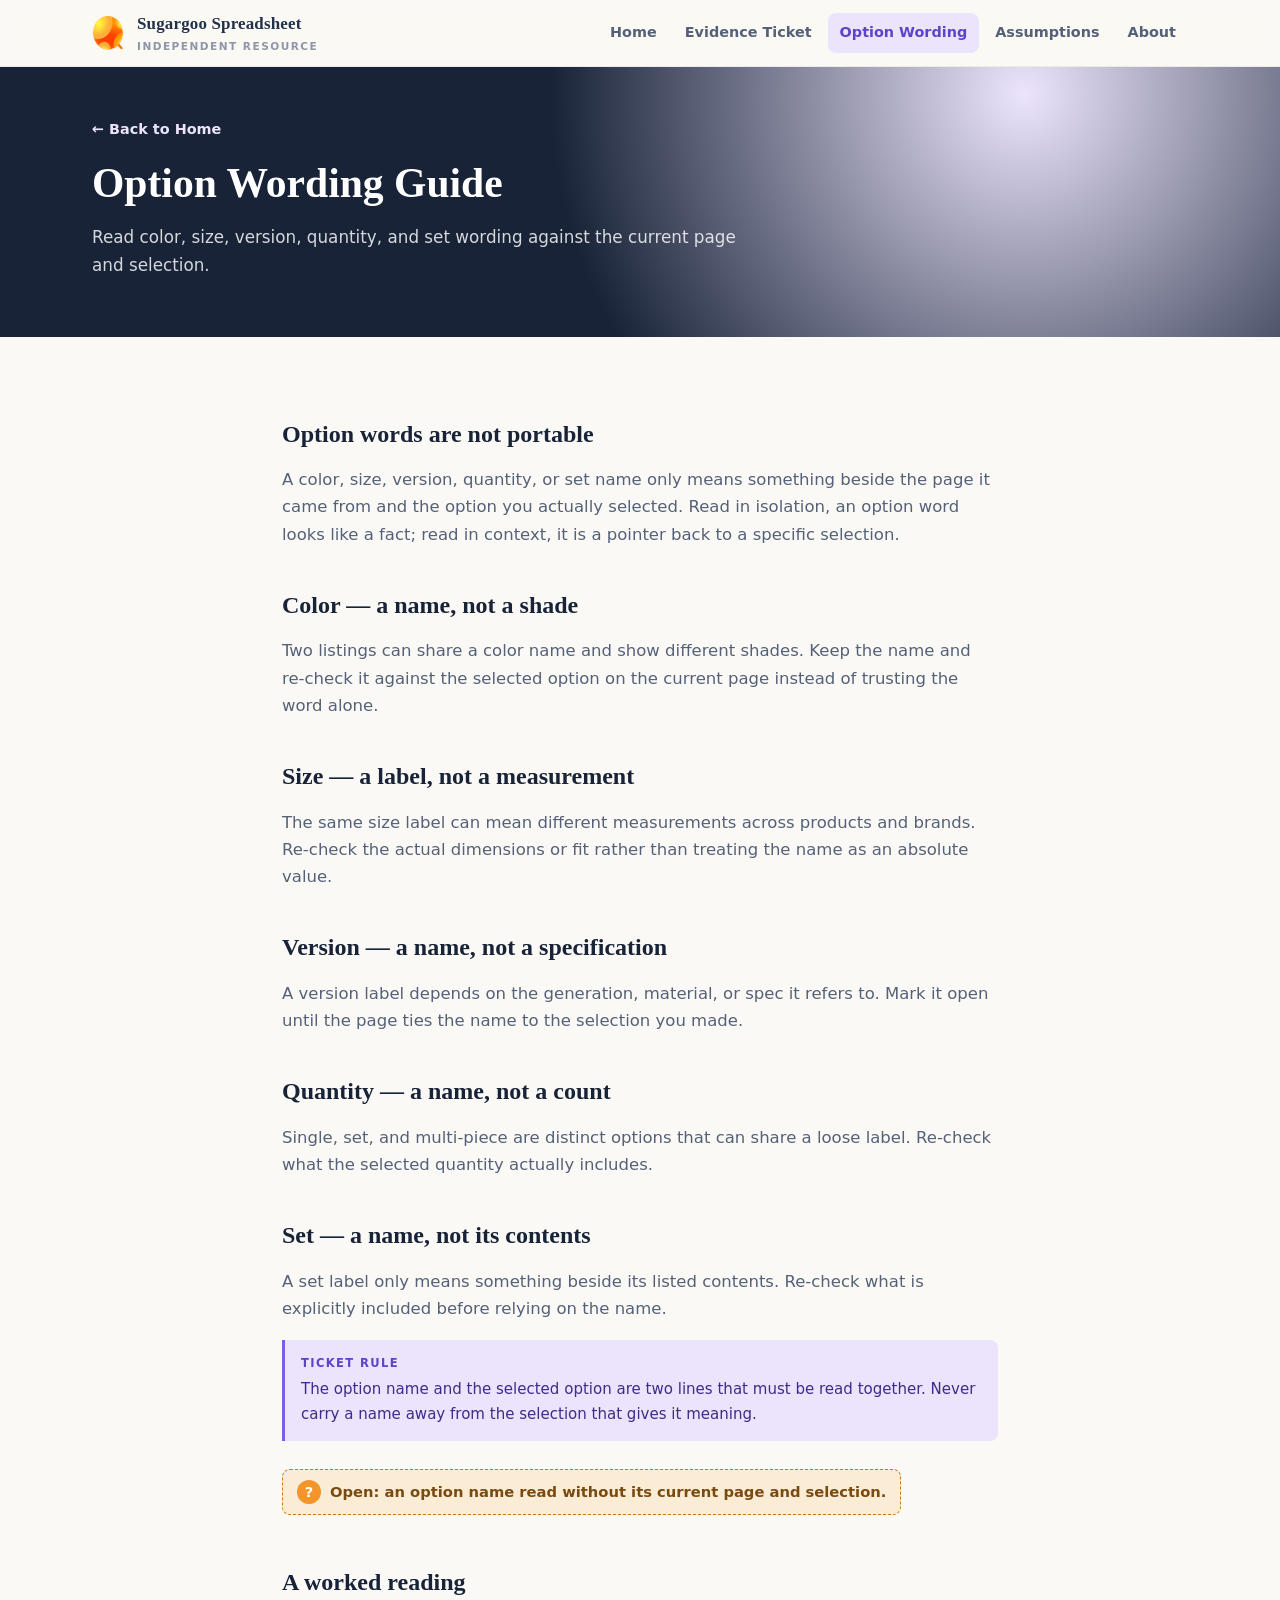
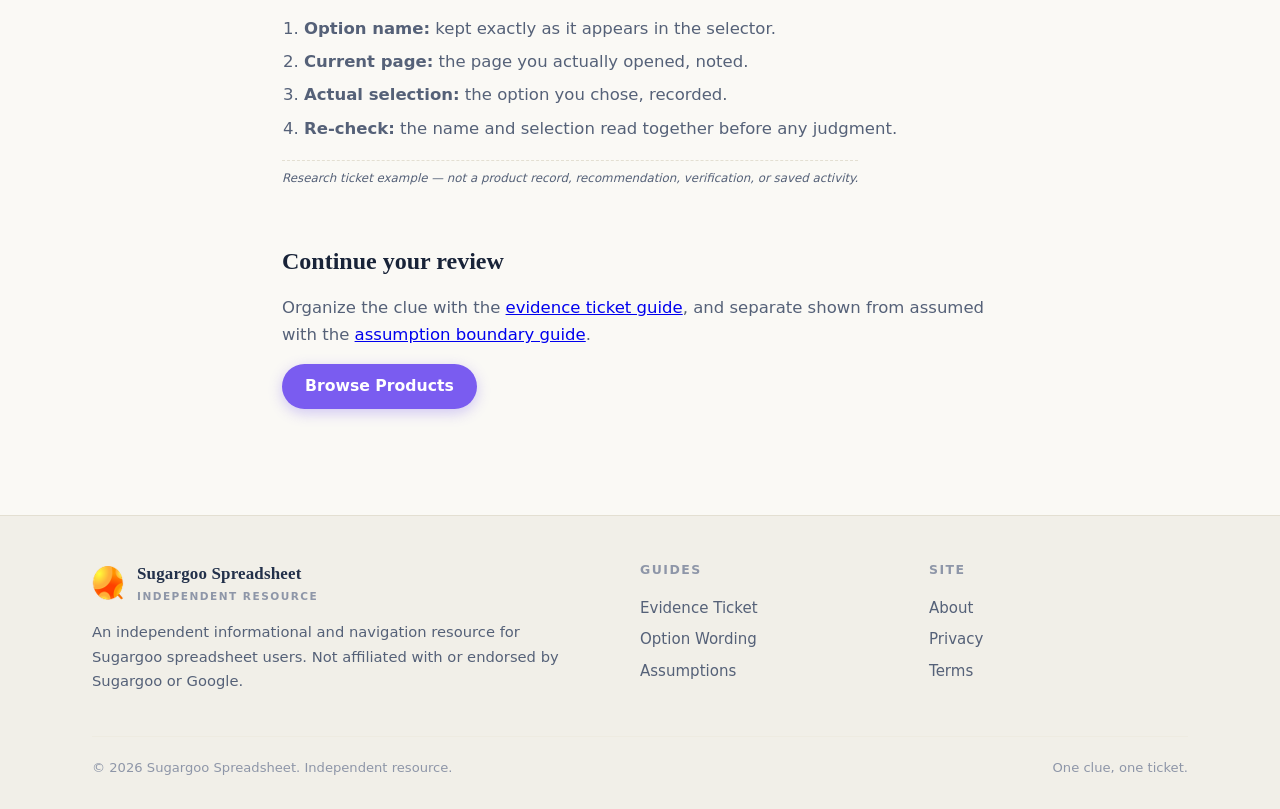
<file: option-wording-guide/index.html>
<!DOCTYPE html>
<html lang="en">
<head>
  <meta charset="UTF-8">
  <meta name="viewport" content="width=device-width, initial-scale=1.0">
  <title>Option Wording Guide | Sugargoo Spreadsheet</title>
  <meta name="description" content="Read color, size, version, quantity, and set wording against the current page and selection when using a Sugargoo spreadsheet.">
  <link rel="canonical" href="https://repglide.github.io/sugargoo-spreadsheet/option-wording-guide/">
  <link rel="icon" type="image/png" href="../assets/images/favicon.png">
  <link rel="stylesheet" href="../assets/css/styles.css">

  <meta property="og:type" content="article">
  <meta property="og:url" content="https://repglide.github.io/sugargoo-spreadsheet/option-wording-guide/">
  <meta property="og:title" content="Option Wording Guide | Sugargoo Spreadsheet">
  <meta property="og:description" content="Read color, size, version, quantity, and set wording against the current page and selection when using a Sugargoo spreadsheet.">
  <meta name="twitter:card" content="summary">

  <script type="application/ld+json">
  {
    "@context": "https://schema.org",
    "@graph": [
      { "@type": "WebSite", "@id": "https://repglide.github.io/sugargoo-spreadsheet/#website", "url": "https://repglide.github.io/sugargoo-spreadsheet/", "name": "Sugargoo Spreadsheet & Evidence-Ticket Guide" },
      { "@type": "BreadcrumbList", "itemListElement": [
        { "@type": "ListItem", "position": 1, "name": "Home", "item": "https://repglide.github.io/sugargoo-spreadsheet/" },
        { "@type": "ListItem", "position": 2, "name": "Option Wording Guide", "item": "https://repglide.github.io/sugargoo-spreadsheet/option-wording-guide/" }
      ]},
      { "@type": "Article", "@id": "https://repglide.github.io/sugargoo-spreadsheet/option-wording-guide/#article", "headline": "Option Wording Guide", "description": "Read color, size, version, quantity, and set wording against the current page and selection when using a Sugargoo spreadsheet.", "isPartOf": { "@id": "https://repglide.github.io/sugargoo-spreadsheet/#website" } }
    ]
  }
  </script>
</head>
<body>
  <a href="#main-content" class="skip-link">Skip to main content</a>

  <header class="site-header">
    <div class="container header-inner">
      <a href="../index.html" class="brand" aria-label="Sugargoo Spreadsheet Home">
        <img src="../assets/images/logo.png" alt="Sugargoo logo" width="34" height="34">
        <span class="brand-name">Sugargoo Spreadsheet<small>Independent Resource</small></span>
      </a>
      <button class="mobile-nav-toggle" aria-expanded="false" aria-label="Toggle navigation menu">
        <svg viewBox="0 0 24 24" fill="none" stroke="currentColor" stroke-width="2" width="22" height="22"><line x1="3" y1="6" x2="21" y2="6"></line><line x1="3" y1="12" x2="21" y2="12"></line><line x1="3" y1="18" x2="21" y2="18"></line></svg>
      </button>
      <nav class="main-nav" aria-label="Primary Navigation">
        <ul>
          <li><a href="../index.html">Home</a></li>
          <li><a href="../evidence-ticket-guide/">Evidence Ticket</a></li>
          <li><a href="../option-wording-guide/" class="active">Option Wording</a></li>
          <li><a href="../assumption-boundary-guide/">Assumptions</a></li>
          <li><a href="../about/">About</a></li>
        </ul>
      </nav>
    </div>
  </header>

  <main id="main-content">
    <section class="page-hero">
      <div class="container">
        <a class="back-link" href="../index.html">← Back to Home</a>
        <h1>Option Wording Guide</h1>
        <p>Read color, size, version, quantity, and set wording against the current page and selection.</p>
      </div>
    </section>

    <div class="article-body">
      <h2>Option words are not portable</h2>
      <p>A color, size, version, quantity, or set name only means something beside the page it came from and the option you actually selected. Read in isolation, an option word looks like a fact; read in context, it is a pointer back to a specific selection.</p>

      <h2>Color — a name, not a shade</h2>
      <p>Two listings can share a color name and show different shades. Keep the name and re-check it against the selected option on the current page instead of trusting the word alone.</p>

      <h2>Size — a label, not a measurement</h2>
      <p>The same size label can mean different measurements across products and brands. Re-check the actual dimensions or fit rather than treating the name as an absolute value.</p>

      <h2>Version — a name, not a specification</h2>
      <p>A version label depends on the generation, material, or spec it refers to. Mark it open until the page ties the name to the selection you made.</p>

      <h2>Quantity — a name, not a count</h2>
      <p>Single, set, and multi-piece are distinct options that can share a loose label. Re-check what the selected quantity actually includes.</p>

      <h2>Set — a name, not its contents</h2>
      <p>A set label only means something beside its listed contents. Re-check what is explicitly included before relying on the name.</p>

      <div class="ticket-rule"><strong>Ticket rule</strong>The option name and the selected option are two lines that must be read together. Never carry a name away from the selection that gives it meaning.</div>

      <div class="tear-note"><span class="qmark">?</span>Open: an option name read without its current page and selection.</div>

      <h2>A worked reading</h2>
      <ol>
        <li><strong>Option name:</strong> kept exactly as it appears in the selector.</li>
        <li><strong>Current page:</strong> the page you actually opened, noted.</li>
        <li><strong>Actual selection:</strong> the option you chose, recorded.</li>
        <li><strong>Re-check:</strong> the name and selection read together before any judgment.</li>
      </ol>
      <p class="example-flag">Research ticket example — not a product record, recommendation, verification, or saved activity.</p>

      <h2>Continue your review</h2>
      <p>Organize the clue with the <a href="../evidence-ticket-guide/">evidence ticket guide</a>, and separate shown from assumed with the <a href="../assumption-boundary-guide/">assumption boundary guide</a>.</p>
      <p><a href="https://repglide.com/?agent=sugargoo" class="btn btn-primary" target="_blank" rel="nofollow noopener">Browse Products</a></p>
    </div>
  </main>

  <footer class="site-footer">
    <div class="container">
      <div class="footer-grid">
        <div class="footer-brand">
          <a href="../index.html" class="brand" aria-label="Sugargoo Spreadsheet Home">
            <img src="../assets/images/logo.png" alt="Sugargoo logo" width="30" height="30">
            <span class="brand-name">Sugargoo Spreadsheet<small>Independent Resource</small></span>
          </a>
          <p>An independent informational and navigation resource for Sugargoo spreadsheet users. Not affiliated with or endorsed by Sugargoo or Google.</p>
        </div>
        <div class="footer-col">
          <h4>Guides</h4>
          <ul>
            <li><a href="../evidence-ticket-guide/">Evidence Ticket</a></li>
            <li><a href="../option-wording-guide/">Option Wording</a></li>
            <li><a href="../assumption-boundary-guide/">Assumptions</a></li>
          </ul>
        </div>
        <div class="footer-col">
          <h4>Site</h4>
          <ul>
            <li><a href="../about/">About</a></li>
            <li><a href="../privacy/">Privacy</a></li>
            <li><a href="../terms/">Terms</a></li>
          </ul>
        </div>
      </div>
      <div class="footer-bottom">
        <span>&copy; <span id="year">2026</span> Sugargoo Spreadsheet. Independent resource.</span>
        <span>One clue, one ticket.</span>
      </div>
    </div>
  </footer>

  <script src="../assets/js/main.js"></script>
</body>
</html>
</file>
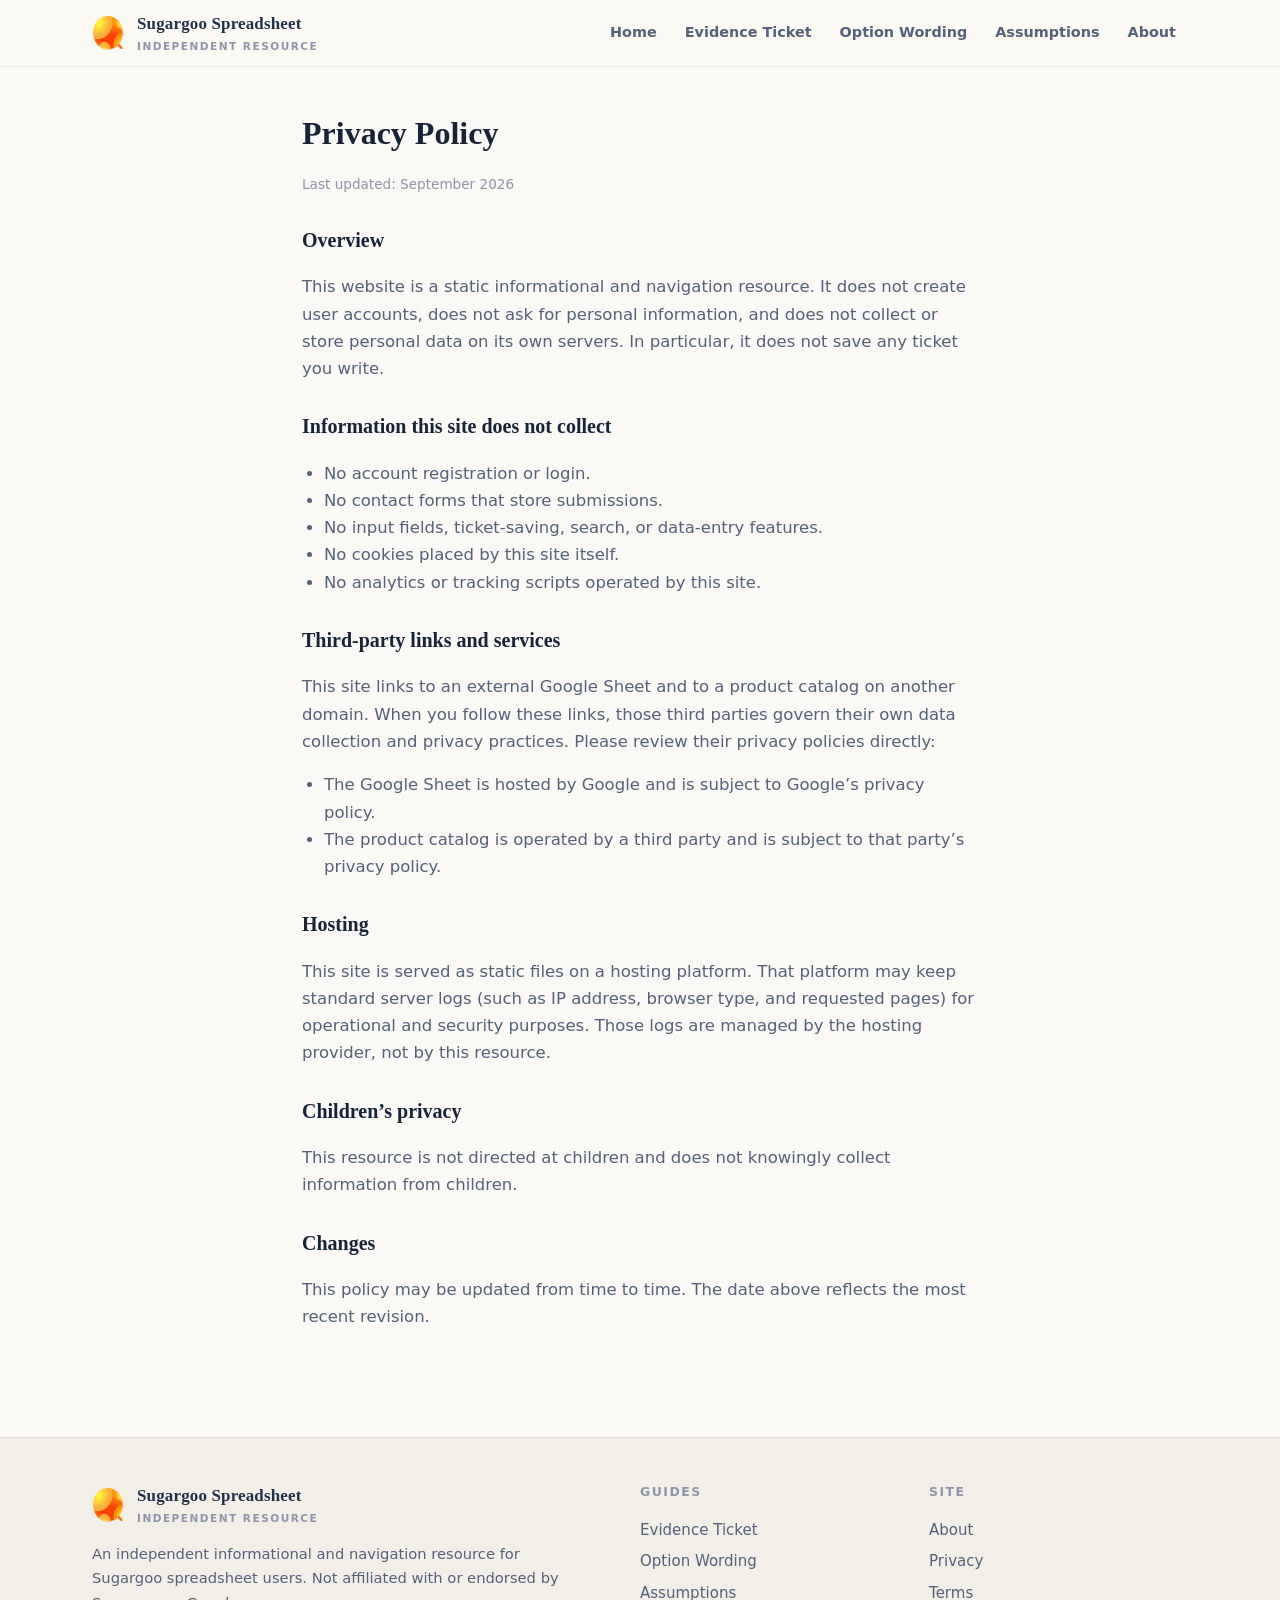
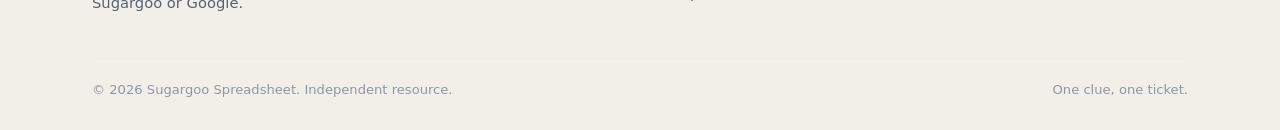
<file: privacy/index.html>
<!DOCTYPE html>
<html lang="en">
<head>
  <meta charset="UTF-8">
  <meta name="viewport" content="width=device-width, initial-scale=1.0">
  <title>Privacy Policy | Sugargoo Spreadsheet</title>
  <meta name="description" content="Privacy policy for the Sugargoo Spreadsheet independent resource.">
  <link rel="canonical" href="https://repglide.github.io/sugargoo-spreadsheet/privacy/">
  <link rel="icon" type="image/png" href="../assets/images/favicon.png">
  <link rel="stylesheet" href="../assets/css/styles.css">
  <meta name="robots" content="index, follow">
</head>
<body>
  <a href="#main-content" class="skip-link">Skip to main content</a>

  <header class="site-header">
    <div class="container header-inner">
      <a href="../index.html" class="brand" aria-label="Sugargoo Spreadsheet Home">
        <img src="../assets/images/logo.png" alt="Sugargoo logo" width="34" height="34">
        <span class="brand-name">Sugargoo Spreadsheet<small>Independent Resource</small></span>
      </a>
      <button class="mobile-nav-toggle" aria-expanded="false" aria-label="Toggle navigation menu">
        <svg viewBox="0 0 24 24" fill="none" stroke="currentColor" stroke-width="2" width="22" height="22"><line x1="3" y1="6" x2="21" y2="6"></line><line x1="3" y1="12" x2="21" y2="12"></line><line x1="3" y1="18" x2="21" y2="18"></line></svg>
      </button>
      <nav class="main-nav" aria-label="Primary Navigation">
        <ul>
          <li><a href="../index.html">Home</a></li>
          <li><a href="../evidence-ticket-guide/">Evidence Ticket</a></li>
          <li><a href="../option-wording-guide/">Option Wording</a></li>
          <li><a href="../assumption-boundary-guide/">Assumptions</a></li>
          <li><a href="../about/">About</a></li>
        </ul>
      </nav>
    </div>
  </header>

  <main id="main-content">
    <div class="legal-body">
      <h1>Privacy Policy</h1>
      <p class="legal-date">Last updated: September 2026</p>

      <h2>Overview</h2>
      <p>This website is a static informational and navigation resource. It does not create user accounts, does not ask for personal information, and does not collect or store personal data on its own servers. In particular, it does not save any ticket you write.</p>

      <h2>Information this site does not collect</h2>
      <ul>
        <li>No account registration or login.</li>
        <li>No contact forms that store submissions.</li>
        <li>No input fields, ticket-saving, search, or data-entry features.</li>
        <li>No cookies placed by this site itself.</li>
        <li>No analytics or tracking scripts operated by this site.</li>
      </ul>

      <h2>Third-party links and services</h2>
      <p>This site links to an external Google Sheet and to a product catalog on another domain. When you follow these links, those third parties govern their own data collection and privacy practices. Please review their privacy policies directly:</p>
      <ul>
        <li>The Google Sheet is hosted by Google and is subject to Google&rsquo;s privacy policy.</li>
        <li>The product catalog is operated by a third party and is subject to that party&rsquo;s privacy policy.</li>
      </ul>

      <h2>Hosting</h2>
      <p>This site is served as static files on a hosting platform. That platform may keep standard server logs (such as IP address, browser type, and requested pages) for operational and security purposes. Those logs are managed by the hosting provider, not by this resource.</p>

      <h2>Children&rsquo;s privacy</h2>
      <p>This resource is not directed at children and does not knowingly collect information from children.</p>

      <h2>Changes</h2>
      <p>This policy may be updated from time to time. The date above reflects the most recent revision.</p>
    </div>
  </main>

  <footer class="site-footer">
    <div class="container">
      <div class="footer-grid">
        <div class="footer-brand">
          <a href="../index.html" class="brand" aria-label="Sugargoo Spreadsheet Home">
            <img src="../assets/images/logo.png" alt="Sugargoo logo" width="30" height="30">
            <span class="brand-name">Sugargoo Spreadsheet<small>Independent Resource</small></span>
          </a>
          <p>An independent informational and navigation resource for Sugargoo spreadsheet users. Not affiliated with or endorsed by Sugargoo or Google.</p>
        </div>
        <div class="footer-col">
          <h4>Guides</h4>
          <ul>
            <li><a href="../evidence-ticket-guide/">Evidence Ticket</a></li>
            <li><a href="../option-wording-guide/">Option Wording</a></li>
            <li><a href="../assumption-boundary-guide/">Assumptions</a></li>
          </ul>
        </div>
        <div class="footer-col">
          <h4>Site</h4>
          <ul>
            <li><a href="../about/">About</a></li>
            <li><a href="../privacy/">Privacy</a></li>
            <li><a href="../terms/">Terms</a></li>
          </ul>
        </div>
      </div>
      <div class="footer-bottom">
        <span>&copy; <span id="year">2026</span> Sugargoo Spreadsheet. Independent resource.</span>
        <span>One clue, one ticket.</span>
      </div>
    </div>
  </footer>

  <script src="../assets/js/main.js"></script>
</body>
</html>
</file>
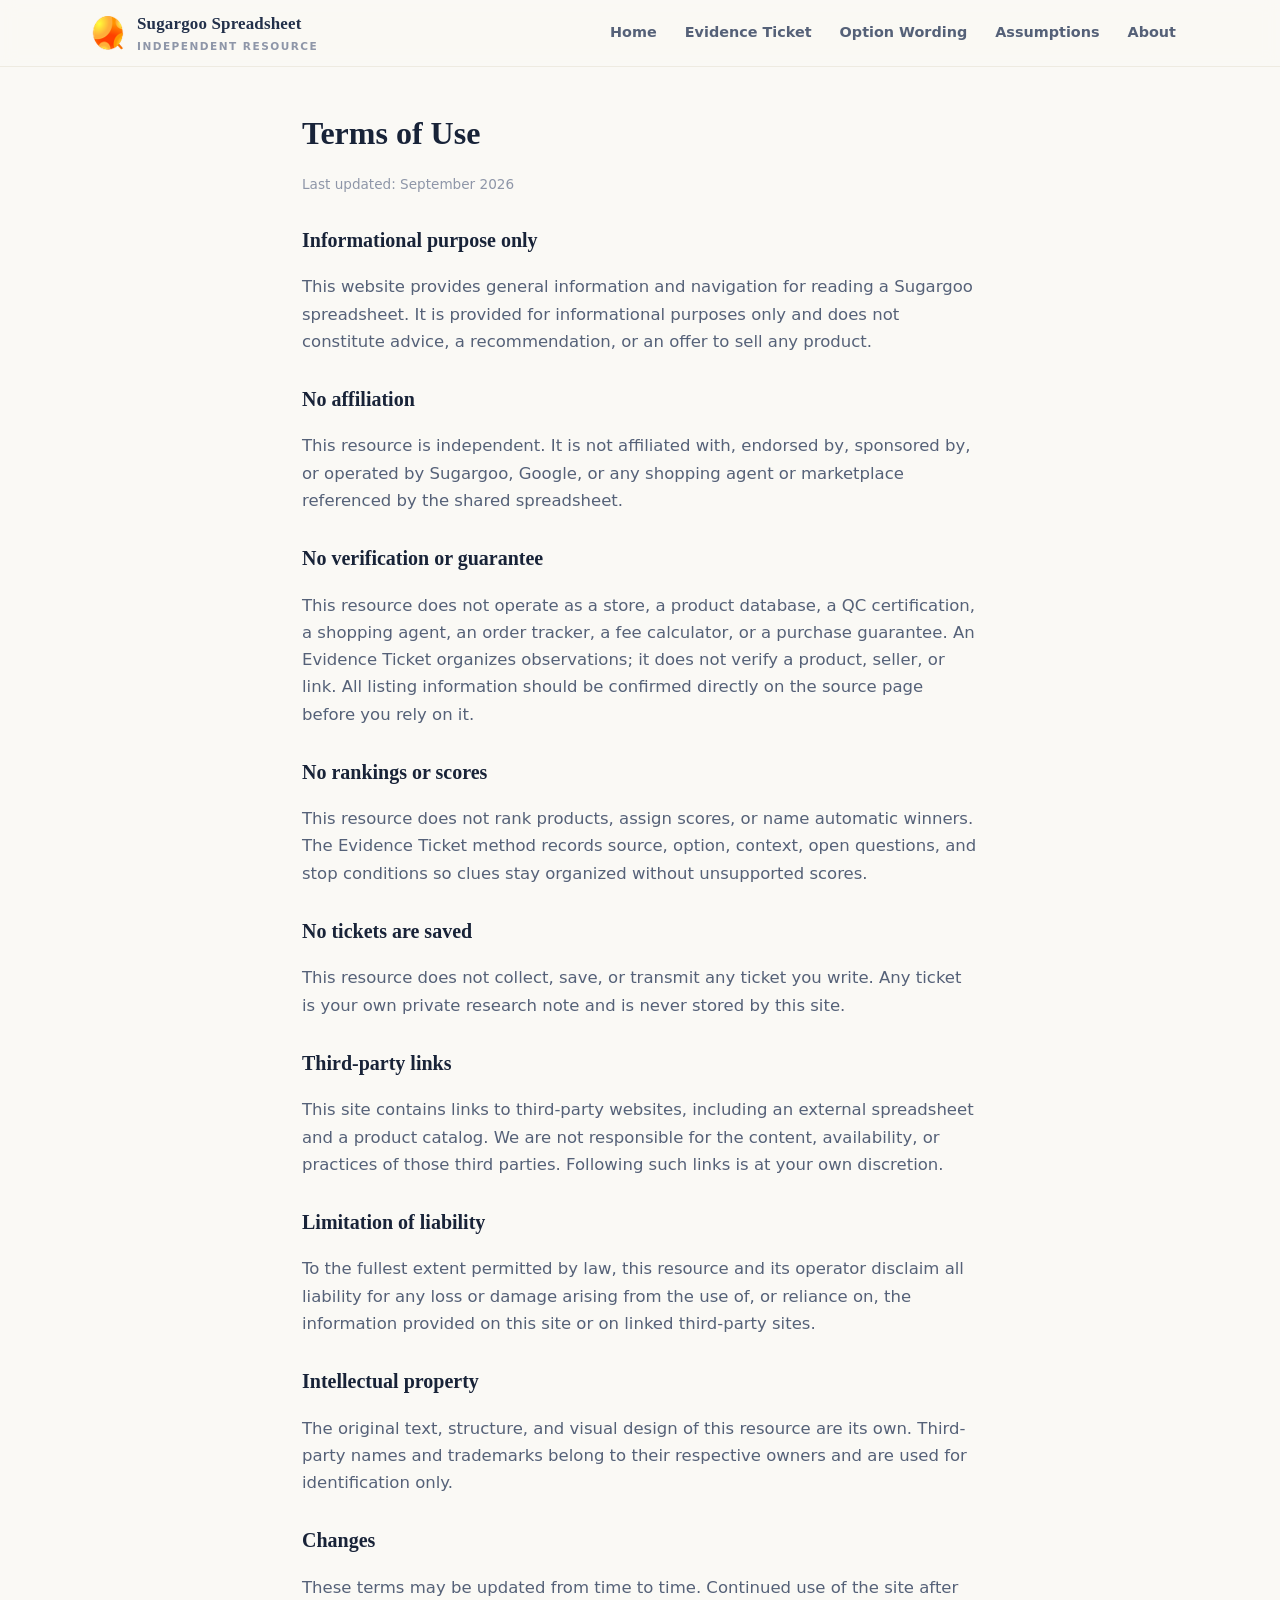
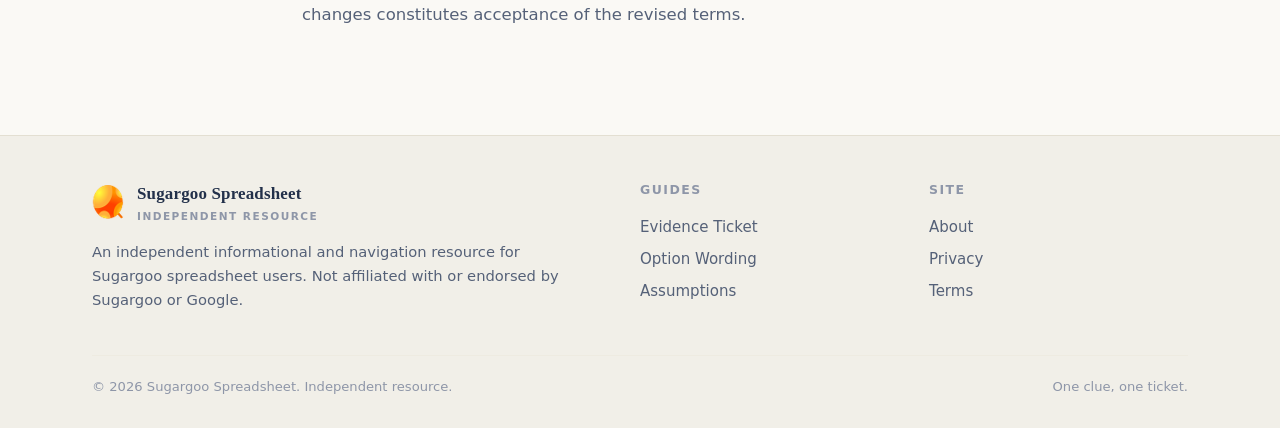
<file: terms/index.html>
<!DOCTYPE html>
<html lang="en">
<head>
  <meta charset="UTF-8">
  <meta name="viewport" content="width=device-width, initial-scale=1.0">
  <title>Terms of Use | Sugargoo Spreadsheet</title>
  <meta name="description" content="Terms of use for the Sugargoo Spreadsheet independent resource.">
  <link rel="canonical" href="https://repglide.github.io/sugargoo-spreadsheet/terms/">
  <link rel="icon" type="image/png" href="../assets/images/favicon.png">
  <link rel="stylesheet" href="../assets/css/styles.css">
  <meta name="robots" content="index, follow">
</head>
<body>
  <a href="#main-content" class="skip-link">Skip to main content</a>

  <header class="site-header">
    <div class="container header-inner">
      <a href="../index.html" class="brand" aria-label="Sugargoo Spreadsheet Home">
        <img src="../assets/images/logo.png" alt="Sugargoo logo" width="34" height="34">
        <span class="brand-name">Sugargoo Spreadsheet<small>Independent Resource</small></span>
      </a>
      <button class="mobile-nav-toggle" aria-expanded="false" aria-label="Toggle navigation menu">
        <svg viewBox="0 0 24 24" fill="none" stroke="currentColor" stroke-width="2" width="22" height="22"><line x1="3" y1="6" x2="21" y2="6"></line><line x1="3" y1="12" x2="21" y2="12"></line><line x1="3" y1="18" x2="21" y2="18"></line></svg>
      </button>
      <nav class="main-nav" aria-label="Primary Navigation">
        <ul>
          <li><a href="../index.html">Home</a></li>
          <li><a href="../evidence-ticket-guide/">Evidence Ticket</a></li>
          <li><a href="../option-wording-guide/">Option Wording</a></li>
          <li><a href="../assumption-boundary-guide/">Assumptions</a></li>
          <li><a href="../about/">About</a></li>
        </ul>
      </nav>
    </div>
  </header>

  <main id="main-content">
    <div class="legal-body">
      <h1>Terms of Use</h1>
      <p class="legal-date">Last updated: September 2026</p>

      <h2>Informational purpose only</h2>
      <p>This website provides general information and navigation for reading a Sugargoo spreadsheet. It is provided for informational purposes only and does not constitute advice, a recommendation, or an offer to sell any product.</p>

      <h2>No affiliation</h2>
      <p>This resource is independent. It is not affiliated with, endorsed by, sponsored by, or operated by Sugargoo, Google, or any shopping agent or marketplace referenced by the shared spreadsheet.</p>

      <h2>No verification or guarantee</h2>
      <p>This resource does not operate as a store, a product database, a QC certification, a shopping agent, an order tracker, a fee calculator, or a purchase guarantee. An Evidence Ticket organizes observations; it does not verify a product, seller, or link. All listing information should be confirmed directly on the source page before you rely on it.</p>

      <h2>No rankings or scores</h2>
      <p>This resource does not rank products, assign scores, or name automatic winners. The Evidence Ticket method records source, option, context, open questions, and stop conditions so clues stay organized without unsupported scores.</p>

      <h2>No tickets are saved</h2>
      <p>This resource does not collect, save, or transmit any ticket you write. Any ticket is your own private research note and is never stored by this site.</p>

      <h2>Third-party links</h2>
      <p>This site contains links to third-party websites, including an external spreadsheet and a product catalog. We are not responsible for the content, availability, or practices of those third parties. Following such links is at your own discretion.</p>

      <h2>Limitation of liability</h2>
      <p>To the fullest extent permitted by law, this resource and its operator disclaim all liability for any loss or damage arising from the use of, or reliance on, the information provided on this site or on linked third-party sites.</p>

      <h2>Intellectual property</h2>
      <p>The original text, structure, and visual design of this resource are its own. Third-party names and trademarks belong to their respective owners and are used for identification only.</p>

      <h2>Changes</h2>
      <p>These terms may be updated from time to time. Continued use of the site after changes constitutes acceptance of the revised terms.</p>
    </div>
  </main>

  <footer class="site-footer">
    <div class="container">
      <div class="footer-grid">
        <div class="footer-brand">
          <a href="../index.html" class="brand" aria-label="Sugargoo Spreadsheet Home">
            <img src="../assets/images/logo.png" alt="Sugargoo logo" width="30" height="30">
            <span class="brand-name">Sugargoo Spreadsheet<small>Independent Resource</small></span>
          </a>
          <p>An independent informational and navigation resource for Sugargoo spreadsheet users. Not affiliated with or endorsed by Sugargoo or Google.</p>
        </div>
        <div class="footer-col">
          <h4>Guides</h4>
          <ul>
            <li><a href="../evidence-ticket-guide/">Evidence Ticket</a></li>
            <li><a href="../option-wording-guide/">Option Wording</a></li>
            <li><a href="../assumption-boundary-guide/">Assumptions</a></li>
          </ul>
        </div>
        <div class="footer-col">
          <h4>Site</h4>
          <ul>
            <li><a href="../about/">About</a></li>
            <li><a href="../privacy/">Privacy</a></li>
            <li><a href="../terms/">Terms</a></li>
          </ul>
        </div>
      </div>
      <div class="footer-bottom">
        <span>&copy; <span id="year">2026</span> Sugargoo Spreadsheet. Independent resource.</span>
        <span>One clue, one ticket.</span>
      </div>
    </div>
  </footer>

  <script src="../assets/js/main.js"></script>
</body>
</html>
</file>
<file: assets/css/styles.css>
/* ==========================================================================
   Sugargoo Spreadsheet — Evidence Ticket / Perforated Research Desk theme
   Soft cloud white · deep ink blue · bright violet accent · citrus orange ·
   lake teal · light lemon yellow
   Signatures: perforation line, ticket notch, source stamp, blank field,
   tear marker, desk clip
   ========================================================================== */

:root {
  /* palette */
  --cloud:      #FAF9F5;
  --cloud-2:    #F1EFE8;
  --cloud-3:    #E7E4D9;
  --paper:      #FFFEFB;
  --ink:        #22304A;
  --ink-2:      #182338;
  --ink-soft:   #556178;
  --ink-faint:  #8E96A8;
  --violet:     #7A5CF0;
  --violet-d:   #5E42C9;
  --violet-s:   #EBE4FC;
  --citrus:     #F2952A;
  --citrus-d:   #C97812;
  --citrus-s:   #FBECD6;
  --lake:       #2BB3A3;
  --lake-d:     #1D8F82;
  --lake-s:     #DDF1EE;
  --lemon:      #F2DC5D;
  --lemon-d:    #B39A1F;
  --lemon-s:    #FAF4D6;
  --line:       #E3DFD2;
  --line-soft:  #EEEBE1;

  /* typography */
  --serif: Georgia, 'Times New Roman', Times, serif;
  --sans: system-ui, -apple-system, 'Segoe UI', Roboto, Helvetica, Arial, sans-serif;
  --mono: ui-monospace, SFMono-Regular, 'SF Mono', Menlo, Consolas, monospace;

  /* geometry */
  --radius: 14px;
  --radius-sm: 8px;
  --container: 1140px;
  --shadow-sm: 0 1px 2px rgba(34, 48, 74, 0.05), 0 2px 8px rgba(34, 48, 74, 0.06);
  --shadow-md: 0 4px 14px rgba(34, 48, 74, 0.10), 0 12px 32px rgba(34, 48, 74, 0.08);
}

* { box-sizing: border-box; }
html { scroll-behavior: smooth; -webkit-text-size-adjust: 100%; }

body {
  margin: 0;
  font-family: var(--sans);
  font-size: 16.5px;
  line-height: 1.65;
  color: var(--ink);
  background: var(--cloud);
  -webkit-font-smoothing: antialiased;
  text-rendering: optimizeLegibility;
}

/* ---------- accessibility ---------- */
.skip-link { position: absolute; left: -9999px; top: 0; background: var(--ink); color: #fff; padding: 10px 16px; z-index: 200; border-radius: 0 0 var(--radius-sm) 0; }
.skip-link:focus { left: 0; }
:focus-visible { outline: 3px solid var(--violet); outline-offset: 2px; border-radius: 3px; }
.visually-hidden { position: absolute !important; width: 1px; height: 1px; margin: -1px; padding: 0; border: 0; overflow: hidden; clip: rect(0 0 0 0); white-space: nowrap; }

/* ---------- layout ---------- */
.container { max-width: var(--container); margin: 0 auto; padding: 0 22px; }

/* ---------- header ---------- */
.site-header { position: sticky; top: 0; z-index: 100; background: rgba(250, 249, 245, 0.92); backdrop-filter: saturate(140%) blur(8px); border-bottom: 1px solid var(--line-soft); }
.header-inner { display: flex; align-items: center; gap: 20px; height: 66px; }
.brand { display: flex; align-items: center; gap: 11px; text-decoration: none; color: var(--ink); }
.brand img { width: 34px; height: 34px; display: block; border-radius: 7px; }
.brand-name { font-family: var(--serif); font-weight: 700; font-size: 1.06rem; letter-spacing: 0.01em; }
.brand-name small { display: block; font-family: var(--sans); font-weight: 600; font-size: 0.66rem; color: var(--ink-faint); letter-spacing: 0.14em; text-transform: uppercase; }

.main-nav { margin-left: auto; }
.main-nav ul { display: flex; align-items: center; gap: 4px; list-style: none; margin: 0; padding: 0; }
.main-nav a { display: block; padding: 8px 12px; text-decoration: none; color: var(--ink-soft); font-weight: 600; font-size: 0.9rem; border-radius: var(--radius-sm); }
.main-nav a:hover { background: var(--cloud-2); color: var(--ink); }
.main-nav a.active { color: var(--violet-d); background: var(--violet-s); }

.mobile-nav-toggle { display: none; margin-left: auto; width: 44px; height: 44px; border: 1px solid var(--line); background: #fff; border-radius: var(--radius-sm); cursor: pointer; color: var(--ink); }
.mobile-nav-toggle svg { display: block; margin: 0 auto; }

@media (max-width: 860px) {
  .main-nav { display: none; }
  .mobile-nav-toggle { display: block; }
  .main-nav.open { display: block; position: absolute; left: 0; right: 0; top: 66px; background: #fff; border-bottom: 1px solid var(--line); box-shadow: var(--shadow-md); }
  .main-nav.open ul { flex-direction: column; align-items: stretch; gap: 2px; padding: 8px; }
  .main-nav.open a { padding: 12px 14px; }
}

/* ---------- buttons ---------- */
.btn { display: inline-flex; align-items: center; justify-content: center; gap: 8px; padding: 12px 22px; border-radius: 999px; text-decoration: none; font-weight: 700; font-size: 0.98rem; line-height: 1.2; border: 1.5px solid transparent; transition: transform 0.12s ease, box-shadow 0.12s ease, background 0.12s ease; }
.btn:active { transform: translateY(1px); }
.btn-primary { background: var(--violet); color: #fff; box-shadow: 0 4px 14px rgba(122, 92, 240, 0.32); }
.btn-primary:hover { background: var(--violet-d); box-shadow: 0 6px 18px rgba(122, 92, 240, 0.40); }
.btn-secondary { background: #fff; color: var(--ink); border-color: var(--line); box-shadow: var(--shadow-sm); }
.btn-secondary:hover { border-color: var(--ink-soft); background: #fff; }
.btn-sm { padding: 9px 16px; font-size: 0.88rem; }

/* ---------- hero ---------- */
.hero-section { padding: 56px 0 44px; position: relative; overflow: hidden; background: radial-gradient(circle at 85% 8%, var(--violet-s) 0, transparent 42%), radial-gradient(circle at 6% 92%, var(--lemon-s) 0, transparent 40%); }
.hero-grid { display: grid; grid-template-columns: 1.05fr 0.95fr; gap: 44px; align-items: center; }
.hero-badge { display: inline-block; padding: 5px 13px; border-radius: 999px; background: var(--violet-s); color: var(--violet-d); font-weight: 700; font-size: 0.76rem; letter-spacing: 0.08em; text-transform: uppercase; }
.hero-title { font-family: var(--serif); font-size: clamp(2.05rem, 4.6vw, 3.1rem); line-height: 1.12; color: var(--ink-2); margin: 18px 0 16px; font-weight: 700; }
.hero-title em { font-style: normal; color: var(--violet); }
.hero-description { font-size: 1.08rem; color: var(--ink-soft); max-width: 34em; margin: 0 0 26px; }
.hero-actions { display: flex; flex-wrap: wrap; gap: 12px; }

/* hero: perforated research ticket */
.hero-visual { position: relative; display: flex; justify-content: center; }
.ticket {
  position: relative; width: 320px; padding: 20px 18px 18px;
  background: var(--paper); border: 1px solid var(--line); border-radius: 14px;
  box-shadow: var(--shadow-md);
}
/* perforation along the top edge */
.ticket::before {
  content: ""; position: absolute; top: 7px; left: 12px; right: 12px; height: 6px;
  background: radial-gradient(circle at 5px 3px, var(--cloud-3) 2.5px, transparent 2.9px);
  background-size: 11px 6px; opacity: 0.9;
}
/* ticket notches (semicircle cutouts) */
.ticket .notch { position: absolute; width: 16px; height: 16px; border-radius: 50%; background: var(--cloud); border: 1px solid var(--line); top: 44%; }
.ticket .notch.nl { left: -9px; }
.ticket .notch.nr { right: -9px; }

/* desk clip (paperclip) */
.desk-clip { position: absolute; top: -11px; left: 24px; width: 26px; height: 44px; border: 2.5px solid var(--citrus); border-radius: 12px 12px 10px 10px; z-index: 2; }
.desk-clip::before { content: ""; position: absolute; top: 6px; left: 5px; width: 12px; height: 22px; border: 2px solid var(--citrus); border-radius: 6px; }

.ticket-head { display: flex; align-items: center; justify-content: space-between; gap: 10px; margin-bottom: 12px; padding-top: 10px; }
.source-stamp { font-family: var(--mono); font-size: 0.62rem; font-weight: 800; letter-spacing: 0.14em; text-transform: uppercase; color: var(--violet-d); border: 2px solid var(--violet); border-radius: 4px; padding: 2px 8px; transform: rotate(-3deg); }
.ticket-num { font-family: var(--mono); font-size: 0.66rem; letter-spacing: 0.1em; color: var(--ink-faint); }

.ticket-sections { display: grid; grid-template-columns: 1fr 1fr; gap: 8px; }
.ticket-sec { position: relative; border: 1px solid var(--line); border-radius: 8px; padding: 9px 9px 8px; display: flex; flex-direction: column; gap: 6px; }
.ticket-sec .ts-label { font-family: var(--mono); font-size: 0.56rem; font-weight: 800; letter-spacing: 0.08em; text-transform: uppercase; }
.ticket-sec.ts-source { border-top: 3px solid var(--violet); }
.ticket-sec.ts-source .ts-label { color: var(--violet-d); }
.ticket-sec.ts-option { border-top: 3px solid var(--lake); }
.ticket-sec.ts-option .ts-label { color: var(--lake-d); }
.ticket-sec.ts-context { border-top: 3px solid var(--lemon-d); }
.ticket-sec.ts-context .ts-label { color: var(--lemon-d); }
.ticket-sec.ts-unknown { border-top: 3px solid var(--citrus); }
.ticket-sec.ts-unknown .ts-label { color: var(--citrus-d); }

/* blank field (dashed empty field, no fake data) */
.blank-field { display: block; height: 20px; border: 1.5px dashed var(--ink-faint); border-radius: 4px; opacity: 0.5; }

/* tear marker */
.tear-marker { position: absolute; bottom: -10px; left: 50%; transform: translateX(-50%); font-size: 1rem; color: var(--citrus-d); line-height: 1; }

@media (max-width: 860px) {
  .hero-grid { grid-template-columns: 1fr; gap: 26px; }
  .hero-section { padding-top: 34px; }
  .ticket { width: 100%; max-width: 340px; }
}

/* ---------- section scaffolding ---------- */
.section { padding: 46px 0; }
.section-alt { background: var(--cloud-2); }
.section-header { max-width: 680px; margin: 0 auto 34px; text-align: center; }
.eyebrow { display: inline-block; font-size: 0.76rem; font-weight: 700; letter-spacing: 0.14em; text-transform: uppercase; color: var(--violet-d); }
.section-title { font-family: var(--serif); font-size: clamp(1.6rem, 3.4vw, 2.15rem); color: var(--ink-2); margin: 10px 0 12px; line-height: 1.2; }
.section-lead { color: var(--ink-soft); font-size: 1.02rem; margin: 0; }

/* ---------- category grid (ticket stubs) ---------- */
.categories-section { padding-top: 10px; }
.cat-grid { display: grid; grid-template-columns: repeat(4, 1fr); gap: 14px; }
.cat-card {
  position: relative; display: flex; flex-direction: column; gap: 9px;
  background: var(--paper); border: 1px solid var(--line);
  border-radius: var(--radius); padding: 19px 16px 14px; text-decoration: none; color: var(--ink);
  box-shadow: var(--shadow-sm); transition: transform 0.14s ease, box-shadow 0.14s ease, border-color 0.14s ease;
}
.cat-card:hover { transform: translateY(-3px); box-shadow: var(--shadow-md); border-color: var(--violet); }
/* perforation edge across the top */
.cat-card::before {
  content: ""; position: absolute; top: 5px; left: 10px; right: 10px; height: 5px;
  background: radial-gradient(circle at 5px 2.5px, var(--cloud-3) 2px, transparent 2.4px);
  background-size: 10px 5px; opacity: 0.9;
}
.cat-top { display: flex; align-items: flex-start; justify-content: space-between; }
.cat-code { font-family: var(--mono); font-size: 0.72rem; color: var(--ink-faint); letter-spacing: 0.06em; }
.cat-spec { font-family: var(--serif); font-size: 1.5rem; font-weight: 800; color: var(--ink-2); line-height: 1; }
.cat-icon { width: 28px; height: 28px; color: var(--violet-d); }
.cat-icon svg { width: 100%; height: 100%; }
.cat-name { font-weight: 700; color: var(--ink-2); font-size: 0.97rem; line-height: 1.3; }
.cat-card .cat-arrow { margin-top: auto; font-size: 0.8rem; font-weight: 700; color: var(--violet-d); }

@media (max-width: 900px) {
  .cat-grid { grid-template-columns: repeat(2, 1fr); gap: 12px; }
  .cat-card { padding: 17px 13px 12px; }
}

/* ---------- One Clue, One Ticket (big evidence ticket card) ---------- */
.ticket-card { max-width: 900px; margin: 0 auto; background: var(--paper); border: 1px solid var(--line); border-radius: 16px; box-shadow: var(--shadow-md); position: relative; overflow: visible; }
.ticket-card .tc-head { display: flex; align-items: center; justify-content: space-between; gap: 12px; padding: 16px 22px; background: var(--ink-2); color: #fff; border-radius: 16px 16px 0 0; }
.ticket-card .tc-head .tc-title { font-family: var(--mono); font-size: 0.78rem; font-weight: 800; letter-spacing: 0.12em; text-transform: uppercase; }
.ticket-card .tc-head .tc-pin { width: 14px; height: 14px; border-radius: 50%; background: var(--violet); border: 2px solid var(--violet-d); }
.ticket-card .tc-sections { display: grid; grid-template-columns: repeat(5, 1fr); gap: 0; }
.ticket-card .tc-sec { padding: 16px 16px 18px; border-left: 1px solid var(--line-soft); }
.ticket-card .tc-sec:first-child { border-left: 0; }
.ticket-card .tc-label { display: block; font-family: var(--mono); font-size: 0.68rem; font-weight: 800; letter-spacing: 0.06em; text-transform: uppercase; margin-bottom: 8px; }
.ticket-card .tc-def { font-family: var(--serif); font-size: 0.95rem; color: var(--ink); line-height: 1.5; }
.ticket-card .tc-sec.tc-source .tc-label { color: var(--violet-d); }
.ticket-card .tc-sec.tc-option .tc-label { color: var(--lake-d); }
.ticket-card .tc-sec.tc-context .tc-label { color: var(--lemon-d); }
.ticket-card .tc-sec.tc-open .tc-label { color: var(--citrus-d); }
.ticket-card .tc-sec.tc-stop .tc-label { color: var(--citrus-d); }
.ticket-card .tc-sec.tc-stop { background: var(--citrus-s); border-top: 3px solid var(--citrus); }
@media (max-width: 860px) {
  .ticket-card .tc-sections { grid-template-columns: 1fr; }
  .ticket-card .tc-sec { border-left: 0; border-top: 1px solid var(--line-soft); }
  .ticket-card .tc-sec:first-child { border-top: 0; }
}

/* ---------- Source / Option / Context / Unknown (4 method cards) ---------- */
.evidence-grid { display: grid; grid-template-columns: repeat(4, 1fr); gap: 14px; }
.ev-step { position: relative; background: var(--paper); border: 1px solid var(--line); border-radius: var(--radius); padding: 24px 20px 20px; box-shadow: var(--shadow-sm); }
.ev-step .ev-num { display: inline-block; font-family: var(--mono); font-size: 0.72rem; font-weight: 800; letter-spacing: 0.1em; text-transform: uppercase; }
.ev-step h3 { font-family: var(--serif); font-size: 1.16rem; color: var(--ink-2); margin: 8px 0 8px; }
.ev-step p { color: var(--ink-soft); font-size: 0.93rem; margin: 0; }
.ev-step.ev-source { border-top: 4px solid var(--violet); }
.ev-step.ev-source .ev-num { color: var(--violet-d); }
.ev-step.ev-option { border-top: 4px solid var(--lake); }
.ev-step.ev-option .ev-num { color: var(--lake-d); }
.ev-step.ev-context { border-top: 4px solid var(--lemon-d); }
.ev-step.ev-context .ev-num { color: var(--lemon-d); }
.ev-step.ev-unknown { border-top: 4px solid var(--citrus); }
.ev-step.ev-unknown .ev-num { color: var(--citrus-d); }
@media (max-width: 900px) { .evidence-grid { grid-template-columns: repeat(2, 1fr); } }
@media (max-width: 560px) { .evidence-grid { grid-template-columns: 1fr; } }

/* ---------- Read the Option Wording (paper strips) ---------- */
.wording-strips { max-width: 760px; margin: 0 auto; }
details.wording-strip { background: var(--paper); border: 1px solid var(--line); border-radius: var(--radius); margin: 10px 0; box-shadow: var(--shadow-sm); overflow: hidden; }
details.wording-strip::before { content: ""; display: block; height: 7px; background: radial-gradient(circle at 6px 3.5px, var(--cloud-2) 2.5px, transparent 2.9px); background-size: 12px 7px; }
details.wording-strip summary { cursor: pointer; list-style: none; padding: 14px 20px; font-weight: 700; color: var(--ink-2); display: flex; align-items: center; justify-content: space-between; gap: 14px; }
details.wording-strip summary::-webkit-details-marker { display: none; }
details.wording-strip summary .ws-tag { font-family: var(--mono); font-size: 0.7rem; font-weight: 800; letter-spacing: 0.08em; text-transform: uppercase; color: var(--violet-d); background: var(--violet-s); padding: 3px 8px; border-radius: 4px; }
details.wording-strip summary::after { content: "+"; font-size: 1.4rem; font-weight: 400; color: var(--violet); line-height: 1; }
details.wording-strip[open] summary::after { content: "–"; }
.wording-strip .ws-body { padding: 0 20px 18px; color: var(--ink-soft); font-size: 0.96rem; }
.wording-strip .ws-body p { margin: 0 0 10px; }

/* ---------- The Assumption Boundary (trio) ---------- */
.boundary-grid { display: grid; grid-template-columns: repeat(3, 1fr); gap: 14px; }
.boundary-col { position: relative; background: var(--paper); border: 1px solid var(--line); border-radius: var(--radius); padding: 22px 20px 20px; box-shadow: var(--shadow-sm); }
.boundary-col h3 { font-family: var(--serif); font-size: 1.16rem; color: var(--ink-2); margin: 0 0 8px; }
.boundary-col p { color: var(--ink-soft); font-size: 0.94rem; margin: 0; }
.boundary-col.bc-explicit { border-top: 4px solid var(--lake); }
.boundary-col.bc-check { border-top: 4px solid var(--lemon-d); }
.boundary-col.bc-unsupported { border-top: 4px solid var(--citrus); }
.boundary-col .bc-kw { font-weight: 700; }
.boundary-col.bc-explicit .bc-kw { color: var(--lake-d); }
.boundary-col.bc-check .bc-kw { color: var(--lemon-d); }
.boundary-col.bc-unsupported .bc-kw { color: var(--citrus-d); }
@media (max-width: 760px) { .boundary-grid { grid-template-columns: 1fr; } }

/* ---------- signatures ---------- */
.ticket-rule { border-left: 3px solid var(--violet); background: var(--violet-s); padding: 14px 16px; border-radius: 0 var(--radius-sm) var(--radius-sm) 0; margin: 18px 0; font-size: 0.94rem; color: #3E2B8A; }
.ticket-rule strong { display: block; font-size: 0.72rem; letter-spacing: 0.12em; text-transform: uppercase; margin-bottom: 4px; color: var(--violet-d); }

.tear-note { display: inline-flex; align-items: center; gap: 9px; padding: 10px 14px; border: 1px dashed var(--citrus-d); border-radius: var(--radius-sm); background: var(--citrus-s); color: #7A4A0E; font-weight: 600; font-size: 0.92rem; margin: 10px 0; }
.tear-note .qmark { flex: none; width: 24px; height: 24px; border-radius: 50%; background: var(--citrus); color: #fff; display: grid; place-items: center; font-weight: 800; }

.blank-field-inline { display: inline-block; width: 72px; height: 14px; border: 1.5px dashed var(--ink-faint); border-radius: 4px; opacity: 0.55; vertical-align: middle; margin: 0 4px; }

.example-flag { display: inline-block; margin-top: 14px; font-size: 0.74rem; color: var(--ink-faint); font-style: italic; border-top: 1px dashed var(--line); padding-top: 8px; }

/* ---------- tear off the unsupported claim (stop rules) ---------- */
.stop-list { list-style: none; margin: 0; padding: 0; max-width: 760px; margin-inline: auto; }
.stop-list li { display: flex; gap: 14px; align-items: flex-start; padding: 14px 16px; margin: 10px 0; background: var(--paper); border: 1px solid var(--line); border-radius: var(--radius); box-shadow: var(--shadow-sm); }
.stop-list .s-num { flex: none; width: 30px; height: 30px; border-radius: 50%; display: grid; place-items: center; background: var(--citrus-s); color: var(--citrus); font-weight: 800; font-size: 0.82rem; font-family: var(--mono); }
.stop-list p { margin: 0; color: var(--ink-soft); font-size: 0.96rem; }
.stop-list strong { color: var(--ink-2); }

/* ---------- guide entry cards ---------- */
.guide-grid { display: grid; grid-template-columns: repeat(3, 1fr); gap: 16px; }
.guide-card { display: flex; flex-direction: column; background: var(--paper); border: 1px solid var(--line); border-radius: var(--radius); padding: 24px 22px; text-decoration: none; color: var(--ink); box-shadow: var(--shadow-sm); transition: transform 0.14s ease, box-shadow 0.14s ease; }
.guide-card:hover { transform: translateY(-3px); box-shadow: var(--shadow-md); }
.guide-card .guide-num { font-family: var(--mono); font-size: 0.78rem; color: var(--violet-d); letter-spacing: 0.1em; }
.guide-card h3 { font-family: var(--serif); font-size: 1.24rem; color: var(--ink-2); margin: 8px 0 10px; }
.guide-card p { color: var(--ink-soft); font-size: 0.95rem; margin: 0 0 16px; }
.guide-card .guide-cta { margin-top: auto; font-weight: 700; color: var(--violet-d); font-size: 0.9rem; }
@media (max-width: 900px) { .guide-grid { grid-template-columns: 1fr; } }

/* ---------- FAQ ---------- */
.faq-list { max-width: 760px; margin: 0 auto; }
details.faq-item { background: var(--paper); border: 1px solid var(--line); border-radius: var(--radius); margin: 10px 0; box-shadow: var(--shadow-sm); overflow: hidden; }
details.faq-item summary { cursor: pointer; list-style: none; padding: 16px 20px; font-weight: 700; color: var(--ink-2); display: flex; align-items: center; justify-content: space-between; gap: 14px; }
details.faq-item summary::-webkit-details-marker { display: none; }
details.faq-item summary::after { content: "+"; font-size: 1.5rem; font-weight: 400; color: var(--violet); line-height: 1; }
details.faq-item[open] summary::after { content: "–"; }
.faq-item .faq-body { padding: 0 20px 18px; color: var(--ink-soft); font-size: 0.96rem; }
.faq-item .faq-body p { margin: 0 0 10px; }

/* ---------- final CTA ---------- */
.final-cta { background: var(--ink-2); color: #fff; border-radius: 20px; padding: 44px 40px; text-align: center; position: relative; overflow: hidden; }
.final-cta::before { content: ""; position: absolute; inset: 0; opacity: 0.35; background: radial-gradient(circle at 15% 20%, var(--violet) 0, transparent 40%), radial-gradient(circle at 85% 80%, var(--citrus) 0, transparent 40%); }
.final-cta h2 { font-family: var(--serif); font-size: clamp(1.5rem, 3.2vw, 2.1rem); margin: 0 0 12px; position: relative; }
.final-cta p { color: rgba(255,255,255,0.82); max-width: 30em; margin: 0 auto 24px; position: relative; }
.final-cta .btn-primary { position: relative; }

/* ---------- footer ---------- */
.site-footer { border-top: 1px solid var(--line); background: var(--cloud-2); padding: 44px 0 30px; margin-top: 30px; }
.footer-grid { display: grid; grid-template-columns: 2fr 1fr 1fr; gap: 30px; }
.footer-brand p { color: var(--ink-soft); font-size: 0.92rem; max-width: 34em; }
.footer-col h4 { font-size: 0.78rem; letter-spacing: 0.12em; text-transform: uppercase; color: var(--ink-faint); margin: 0 0 12px; }
.footer-col ul { list-style: none; margin: 0; padding: 0; }
.footer-col a { color: var(--ink-soft); text-decoration: none; font-size: 0.94rem; line-height: 2.1; }
.footer-col a:hover { color: var(--violet-d); }
.footer-bottom { margin-top: 28px; padding-top: 20px; border-top: 1px solid var(--line-soft); font-size: 0.82rem; color: var(--ink-faint); display: flex; flex-wrap: wrap; gap: 8px 20px; justify-content: space-between; }
@media (max-width: 720px) { .footer-grid { grid-template-columns: 1fr; } }

/* ---------- article / guide pages ---------- */
.page-hero { background: radial-gradient(circle at 80% 10%, var(--violet-s) 0, transparent 45%), var(--ink-2); color: #fff; padding: 48px 0 40px; position: relative; overflow: hidden; }
.page-hero .container { position: relative; }
.page-hero h1 { font-family: var(--serif); font-size: clamp(1.8rem, 4vw, 2.6rem); margin: 12px 0 12px; line-height: 1.15; color: #fff; }
.page-hero p { color: rgba(255,255,255,0.82); max-width: 40em; font-size: 1.05rem; }

.article-body { max-width: 760px; margin: 0 auto; padding: 40px 22px 60px; }
.article-body h2 { font-family: var(--serif); font-size: 1.5rem; color: var(--ink-2); margin: 38px 0 12px; }
.article-body h3 { font-size: 1.12rem; color: var(--ink-2); margin: 26px 0 8px; }
.article-body p { color: var(--ink-soft); margin: 0 0 16px; }
.article-body ul, .article-body ol { color: var(--ink-soft); margin: 0 0 18px; padding-left: 22px; }
.article-body li { margin: 6px 0; }
.article-body blockquote { margin: 22px 0; padding: 16px 20px; background: var(--cloud-2); border-left: 4px solid var(--violet); border-radius: 0 var(--radius-sm) var(--radius-sm) 0; color: var(--ink-soft); font-family: var(--serif); font-size: 1.06rem; }

.back-link { display: inline-flex; align-items: center; gap: 6px; color: var(--violet-s); font-weight: 700; text-decoration: none; font-size: 0.9rem; margin-bottom: 6px; }
.back-link:hover { text-decoration: underline; }

/* legal pages */
.legal-body { max-width: 720px; margin: 0 auto; padding: 40px 22px 60px; }
.legal-body h1 { font-family: var(--serif); color: var(--ink-2); font-size: 2rem; margin: 0 0 6px; }
.legal-body .legal-date { color: var(--ink-faint); font-size: 0.85rem; margin-bottom: 24px; }
.legal-body h2 { font-family: var(--serif); font-size: 1.25rem; color: var(--ink-2); margin: 28px 0 8px; }
.legal-body p, .legal-body li { color: var(--ink-soft); }
.legal-body ul { padding-left: 22px; }

/* 404 */
.notfound { text-align: center; padding: 70px 22px 80px; }
.notfound .big { font-family: var(--serif); font-size: clamp(4rem, 14vw, 7rem); color: var(--ink-2); margin: 0; line-height: 1; }
.notfound h1 { font-family: var(--serif); color: var(--ink-2); margin: 8px 0 12px; }
.notfound p { color: var(--ink-soft); max-width: 30em; margin: 0 auto 24px; }
</file>
